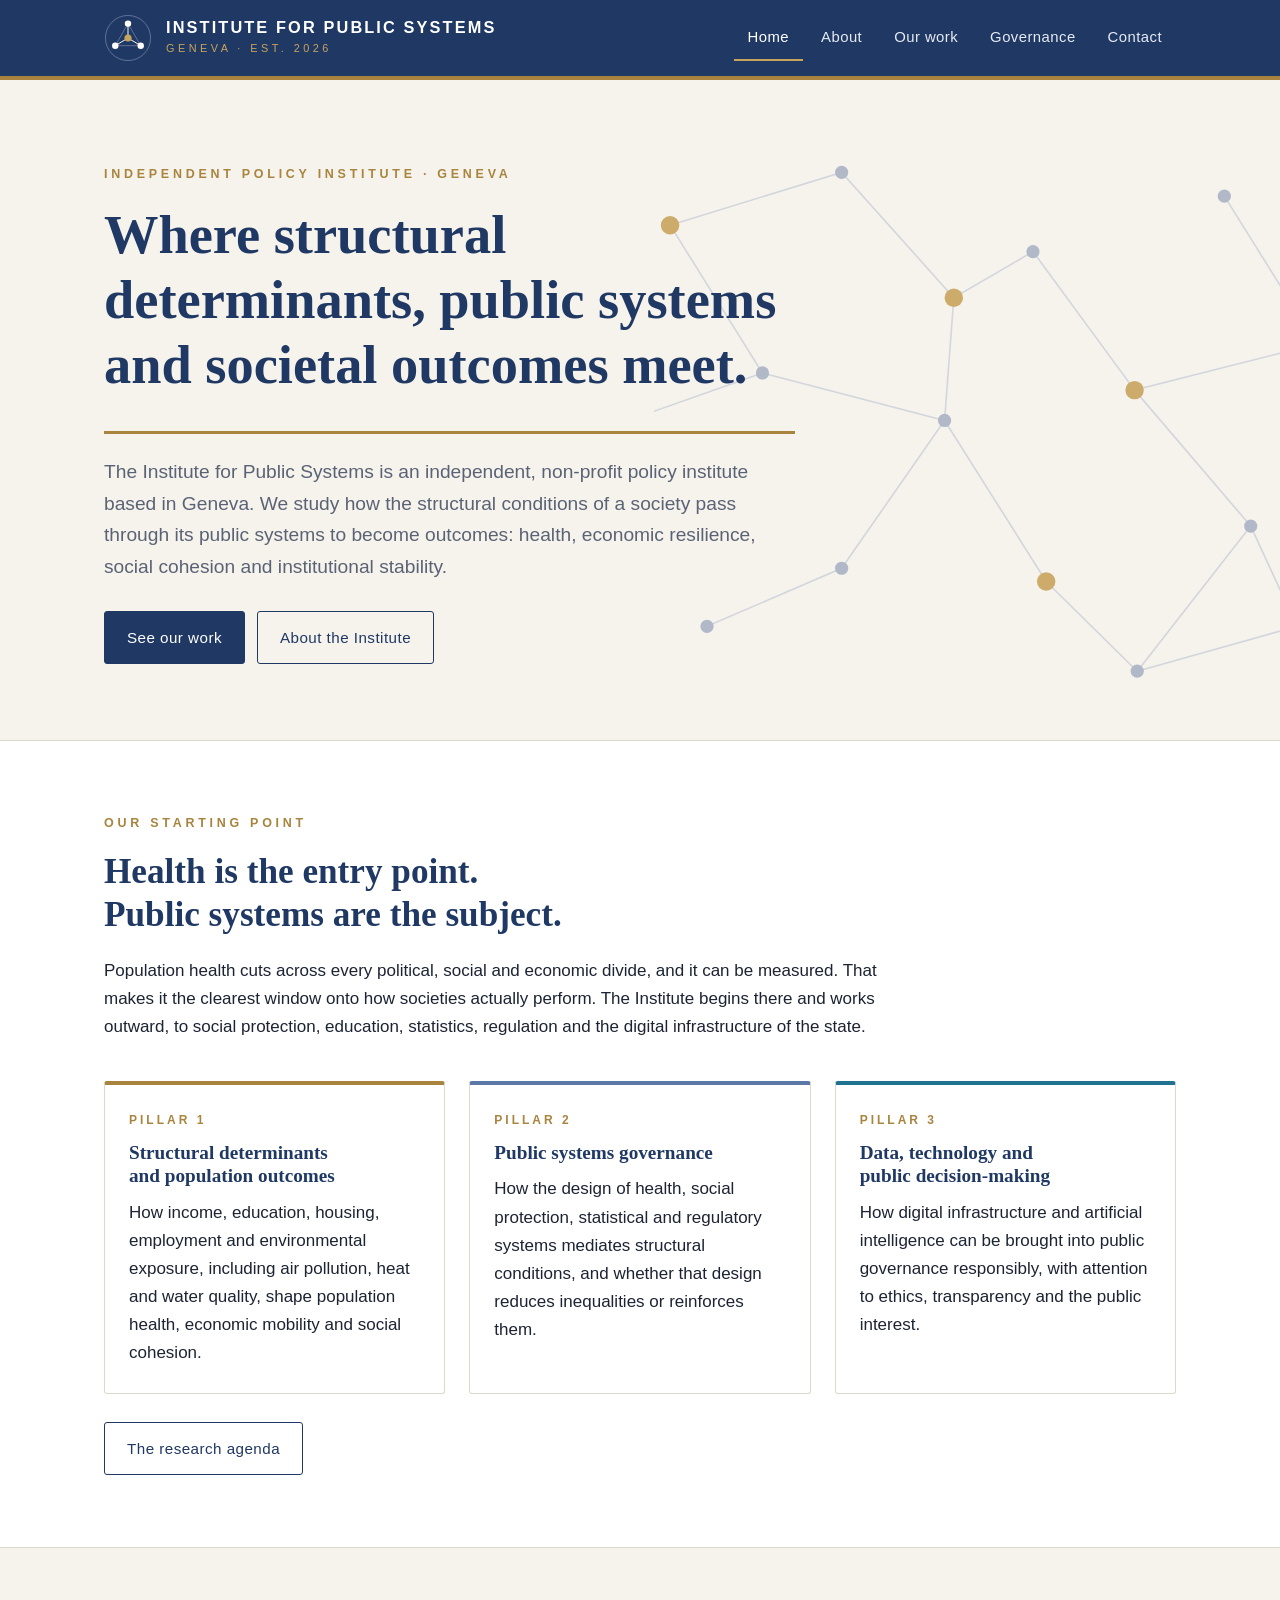
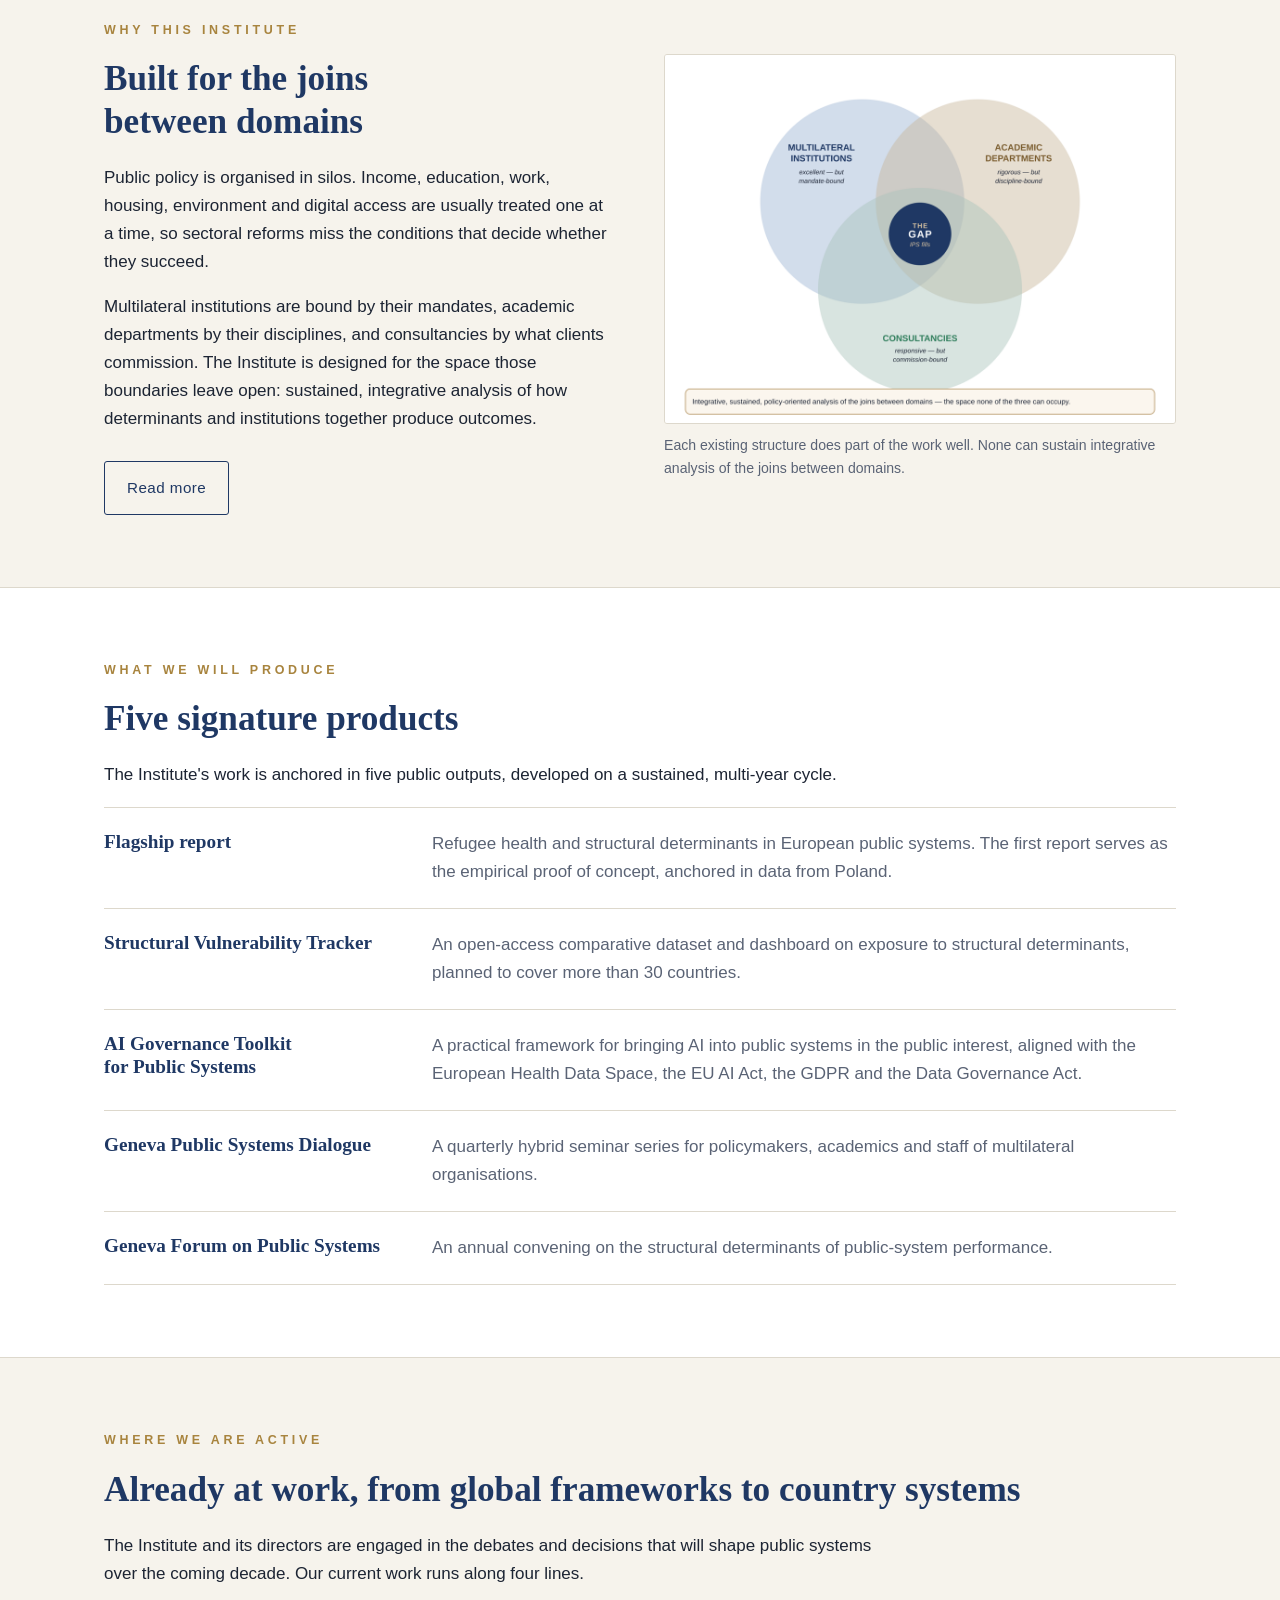
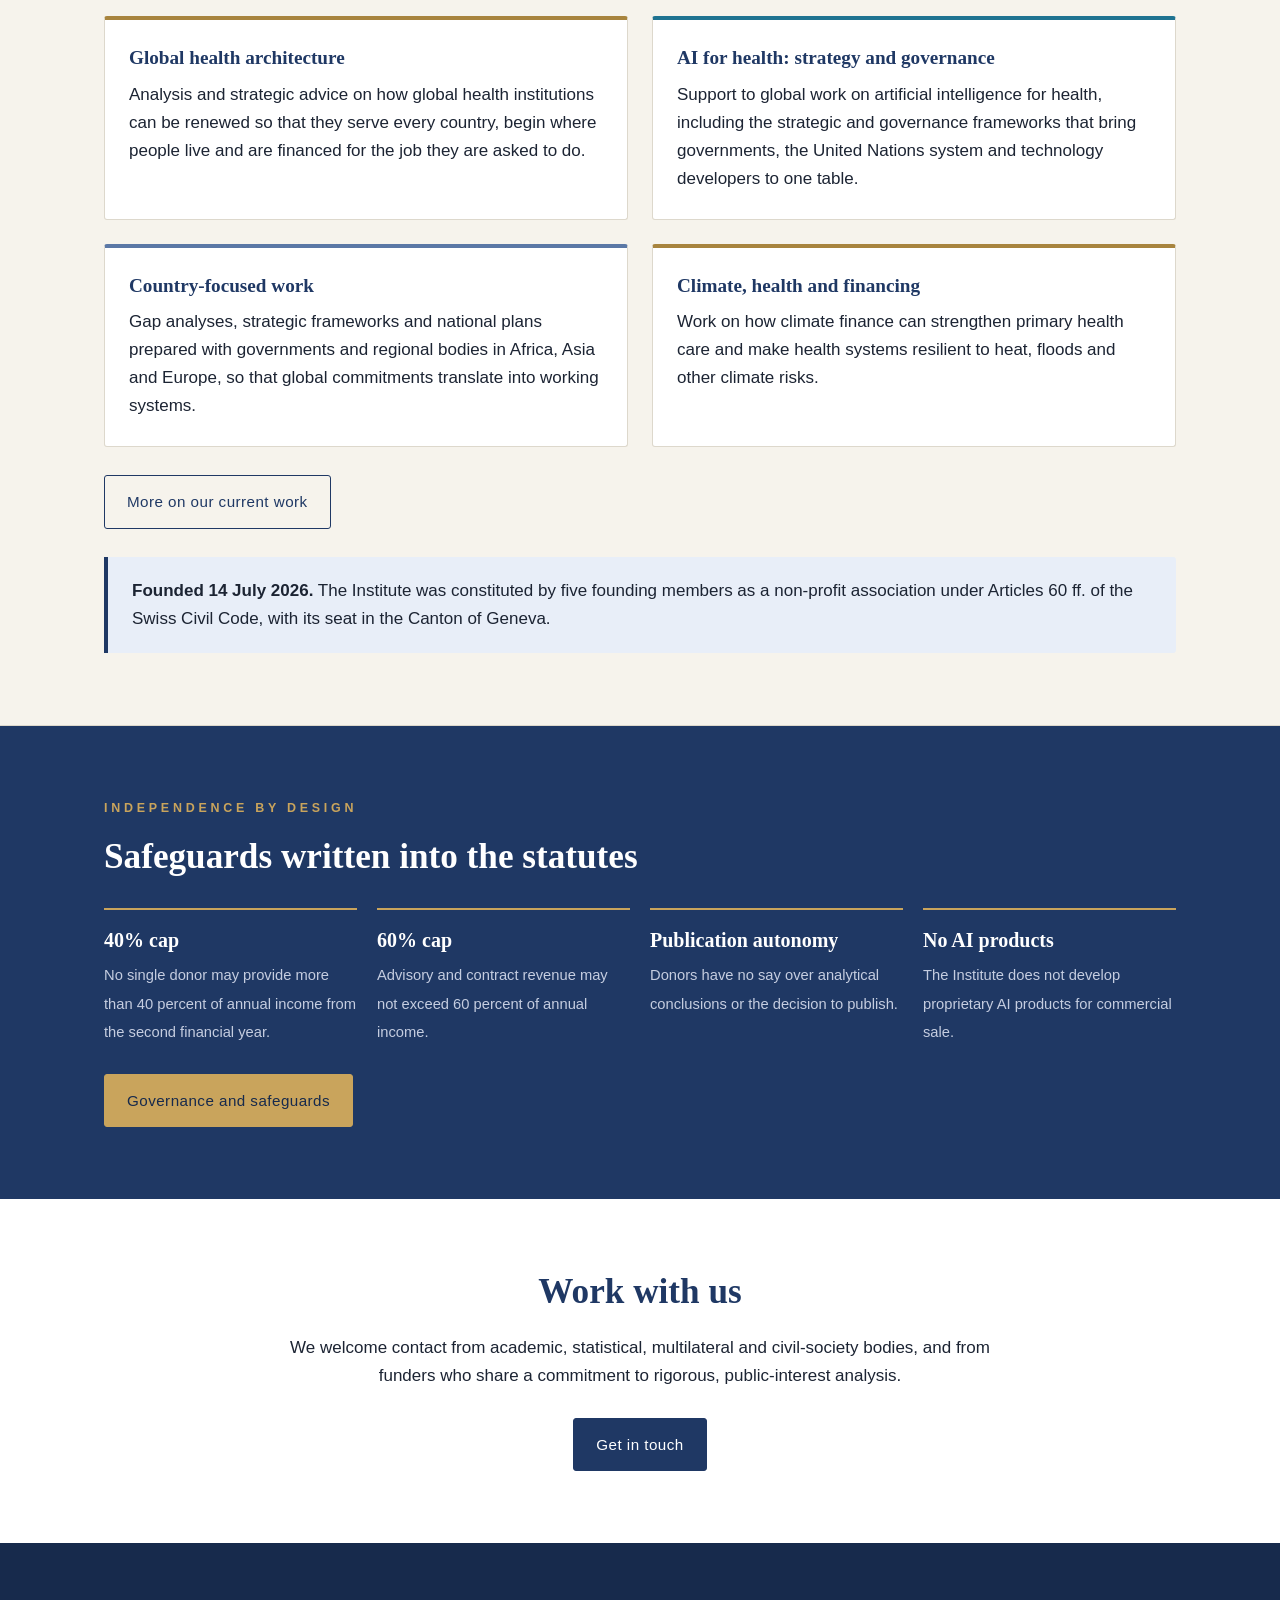
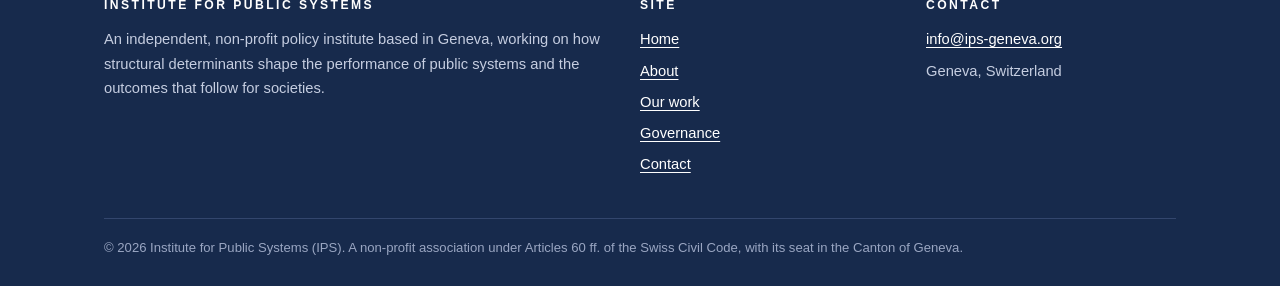
<file: index.html>
<!doctype html>
<html lang="en">
<head>
<meta charset="utf-8">
<meta name="viewport" content="width=device-width, initial-scale=1">
<title>Institute for Public Systems (IPS) · Geneva</title>
<meta name="description" content="The Institute for Public Systems is an independent, Geneva-based policy institute on the structural determinants of public-system performance and societal outcomes.">
<meta property="og:title" content="Institute for Public Systems (IPS) · Geneva">
<meta property="og:description" content="The Institute for Public Systems is an independent, Geneva-based policy institute on the structural determinants of public-system performance and societal outcomes.">
<meta property="og:type" content="website">
<meta property="og:url" content="https://www.ips-geneva.org/">
<link rel="canonical" href="https://www.ips-geneva.org/">
<link rel="icon" href="assets/favicon.svg" type="image/svg+xml">
<link rel="stylesheet" href="assets/style.css">
</head>
<body>
<a class="skip" href="#main">Skip to content</a>
<header class="site"><div class="wrap bar">
<a class="brand" href="index.html" aria-label="Institute for Public Systems, home"><svg viewBox="0 0 100 100" aria-hidden="true"><circle cx="50" cy="50" r="47" fill="none" stroke="#8f9bb8" stroke-width="1.2"/><path d="M50 20 L23.5 66 L76.5 66 Z" fill="none" stroke="#8f9bb8" stroke-width="1.2"/><path d="M50 50 L50 20 M50 50 L23.5 66 M50 50 L76.5 66" stroke="#ffffff" stroke-width="2"/><circle cx="50" cy="20" r="5.2" fill="#ffffff" stroke="#ffffff" stroke-width="3"/><circle cx="23.5" cy="66" r="5.2" fill="#ffffff" stroke="#ffffff" stroke-width="3"/><circle cx="76.5" cy="66" r="5.2" fill="#ffffff" stroke="#ffffff" stroke-width="3"/><circle cx="50" cy="50" r="7.5" fill="#c9a45c"/></svg><div><b>Institute for Public Systems</b><span>Geneva · Est. 2026</span></div></a>
<button class="menu-btn" aria-expanded="false" aria-controls="nav" onclick="var n=document.getElementById('nav');var o=n.classList.toggle('open');this.setAttribute('aria-expanded',o)">Menu</button>
<nav class="main" id="nav" aria-label="Main"><ul><li><a href="index.html" aria-current="page">Home</a></li><li><a href="about.html">About</a></li><li><a href="work.html">Our work</a></li><li><a href="governance.html">Governance</a></li><li><a href="contact.html">Contact</a></li></ul></nav>
</div></header>
<main id="main">
<div class="hero"><svg class="net" viewBox="0 0 600 500" preserveAspectRatio="xMidYMid slice" aria-hidden="true"><g stroke="#cfd3dc" stroke-width="1.2" fill="none"><path d="M60 110 L190 70 L275 165 L335 130 L412 235 L550 200 L480 88"/><path d="M60 110 L130 222 L28 258"/><path d="M130 222 L268 258 L275 165"/><path d="M268 258 L190 370 L88 414"/><path d="M268 258 L345 380 L414 448 L500 338 L412 235"/><path d="M414 448 L535 414 L500 338"/></g><g fill="#aab2c5"><circle cx="190" cy="70" r="5"/><circle cx="335" cy="130" r="5"/><circle cx="130" cy="222" r="5"/><circle cx="28" cy="258" r="5"/><circle cx="268" cy="258" r="5"/><circle cx="550" cy="200" r="5"/><circle cx="480" cy="88" r="5"/><circle cx="190" cy="370" r="5"/><circle cx="88" cy="414" r="5"/><circle cx="414" cy="448" r="5"/><circle cx="500" cy="338" r="5"/><circle cx="535" cy="414" r="5"/></g><g fill="#c9a45c"><circle cx="60" cy="110" r="7"/><circle cx="275" cy="165" r="7"/><circle cx="412" cy="235" r="7"/><circle cx="345" cy="380" r="7"/></g></svg><div class="wrap">
<p class="eyebrow">Independent policy institute · Geneva</p>
<h1>Where structural determinants, public systems and societal outcomes meet.</h1>
<p class="lede">The Institute for Public Systems is an independent, non-profit policy institute based in Geneva. We study how the structural conditions of a society pass through its public systems to become outcomes: health, economic resilience, social cohesion and institutional stability.</p>
<div class="btns"><a class="btn" href="work.html">See our work</a><a class="btn ghost" href="about.html">About the Institute</a></div>
</div></div>

<section><div class="wrap">
<div class="narrow">
<p class="eyebrow">Our starting point</p>
<h2>Health is the entry point. Public systems are the subject.</h2>
<p>Population health cuts across every political, social and economic divide, and it can be measured. That makes it the clearest window onto how societies actually perform. The Institute begins there and works outward, to social protection, education, statistics, regulation and the digital infrastructure of the state.</p>
</div>
<div style="margin-top:40px"><div class="grid g3">
<div class="card"><div class="num">Pillar 1</div><h3>Structural determinants and population outcomes</h3><p>How income, education, housing, employment and environmental exposure, including air pollution, heat and water quality, shape population health, economic mobility and social cohesion.</p></div>
<div class="card p2"><div class="num">Pillar 2</div><h3>Public systems governance</h3><p>How the design of health, social protection, statistical and regulatory systems mediates structural conditions, and whether that design reduces inequalities or reinforces them.</p></div>
<div class="card p3"><div class="num">Pillar 3</div><h3>Data, technology and public decision-making</h3><p>How digital infrastructure and artificial intelligence can be brought into public governance responsibly, with attention to ethics, transparency and the public interest.</p></div>
</div></div>
<div class="btns"><a class="btn ghost" href="work.html">The research agenda</a></div>
</div></section>

<section class="alt"><div class="wrap split">
<div>
<p class="eyebrow">Why this Institute</p>
<h2>Built for the joins between domains</h2>
<p>Public policy is organised in silos. Income, education, work, housing, environment and digital access are usually treated one at a time, so sectoral reforms miss the conditions that decide whether they succeed.</p>
<p>Multilateral institutions are bound by their mandates, academic departments by their disciplines, and consultancies by what clients commission. The Institute is designed for the space those boundaries leave open: sustained, integrative analysis of how determinants and institutions together produce outcomes.</p>
<div class="btns"><a class="btn ghost" href="about.html">Read more</a></div>
</div>
<figure><img src="assets/fig-gap.png" alt="Diagram of three overlapping circles, multilateral institutions, academic departments and consultancies, with the gap the Institute fills at the centre" width="1100" height="792"><figcaption>Each existing structure does part of the work well. None can sustain integrative analysis of the joins between domains.</figcaption></figure>
</div></section>

<section><div class="wrap">
<p class="eyebrow">What we will produce</p>
<h2>Five signature products</h2>
<p class="narrow">The Institute's work is anchored in five public outputs, developed on a sustained, multi-year cycle.</p>
<div class="products"><div class="product"><h3>Flagship report</h3><p>Refugee health and structural determinants in European public systems. The first report serves as the empirical proof of concept, anchored in data from Poland.</p></div><div class="product"><h3>Structural Vulnerability Tracker</h3><p>An open-access comparative dataset and dashboard on exposure to structural determinants, planned to cover more than 30 countries.</p></div><div class="product"><h3>AI Governance Toolkit for Public Systems</h3><p>A practical framework for bringing AI into public systems in the public interest, aligned with the European Health Data Space, the EU AI Act, the GDPR and the Data Governance Act.</p></div><div class="product"><h3>Geneva Public Systems Dialogue</h3><p>A quarterly hybrid seminar series for policymakers, academics and staff of multilateral organisations.</p></div><div class="product"><h3>Geneva Forum on Public Systems</h3><p>An annual convening on the structural determinants of public-system performance.</p></div></div>
</div></section>

<section class="alt"><div class="wrap">
<p class="eyebrow">Where we are active</p>
<h2>Already at work, from global frameworks to country systems</h2>
<p class="narrow">The Institute and its directors are engaged in the debates and decisions that will shape public systems over the coming decade. Our current work runs along four lines.</p>
<div class="grid g2" style="margin-top:28px">
<div class="card"><h3>Global health architecture</h3><p>Analysis and strategic advice on how global health institutions can be renewed so that they serve every country, begin where people live and are financed for the job they are asked to do.</p></div>
<div class="card p3"><h3>AI for health: strategy and governance</h3><p>Support to global work on artificial intelligence for health, including the strategic and governance frameworks that bring governments, the United Nations system and technology developers to one table.</p></div>
<div class="card p2"><h3>Country-focused work</h3><p>Gap analyses, strategic frameworks and national plans prepared with governments and regional bodies in Africa, Asia and Europe, so that global commitments translate into working systems.</p></div>
<div class="card"><h3>Climate, health and financing</h3><p>Work on how climate finance can strengthen primary health care and make health systems resilient to heat, floods and other climate risks.</p></div>
</div>
<div class="btns"><a class="btn ghost" href="work.html#engagement">More on our current work</a></div>
<div class="note" style="margin-bottom:0"><p><strong>Founded 14 July 2026.</strong> The Institute was constituted by five founding members as a non-profit association under Articles 60 ff. of the Swiss Civil Code, with its seat in the Canton of Geneva.</p></div>
</div></section>

<section class="dark"><div class="wrap">
<p class="eyebrow">Independence by design</p>
<h2>Safeguards written into the statutes</h2>
<div class="facts" style="margin-top:30px">
<div class="fact"><b>40% cap</b><span>No single donor may provide more than 40 percent of annual income from the second financial year.</span></div>
<div class="fact"><b>60% cap</b><span>Advisory and contract revenue may not exceed 60 percent of annual income.</span></div>
<div class="fact"><b>Publication autonomy</b><span>Donors have no say over analytical conclusions or the decision to publish.</span></div>
<div class="fact"><b>No AI products</b><span>The Institute does not develop proprietary AI products for commercial sale.</span></div>
</div>
<div class="btns"><a class="btn gold" href="governance.html">Governance and safeguards</a></div>
</div></section>

<section><div class="wrap narrow" style="text-align:center">
<h2>Work with us</h2>
<p>We welcome contact from academic, statistical, multilateral and civil-society bodies, and from funders who share a commitment to rigorous, public-interest analysis.</p>
<div class="btns" style="justify-content:center"><a class="btn" href="contact.html">Get in touch</a></div>
</div></section>
</main>
<footer class="site"><div class="wrap">
<div class="fcols">
<div><h4>Institute for Public Systems</h4><p>An independent, non-profit policy institute based in Geneva, working on how structural determinants shape the performance of public systems and the outcomes that follow for societies.</p></div>
<div><h4>Site</h4><ul><li><a href="index.html">Home</a></li><li><a href="about.html">About</a></li><li><a href="work.html">Our work</a></li><li><a href="governance.html">Governance</a></li><li><a href="contact.html">Contact</a></li></ul></div>
<div><h4>Contact</h4><ul><li><a href="mailto:info@ips-geneva.org">info@ips-geneva.org</a></li><li>Geneva, Switzerland</li></ul></div>
</div>
<div class="legal">© 2026 Institute for Public Systems (IPS). A non-profit association under Articles 60 ff. of the Swiss Civil Code, with its seat in the Canton of Geneva.</div>
</div></footer>
</body>
</html>
</file>
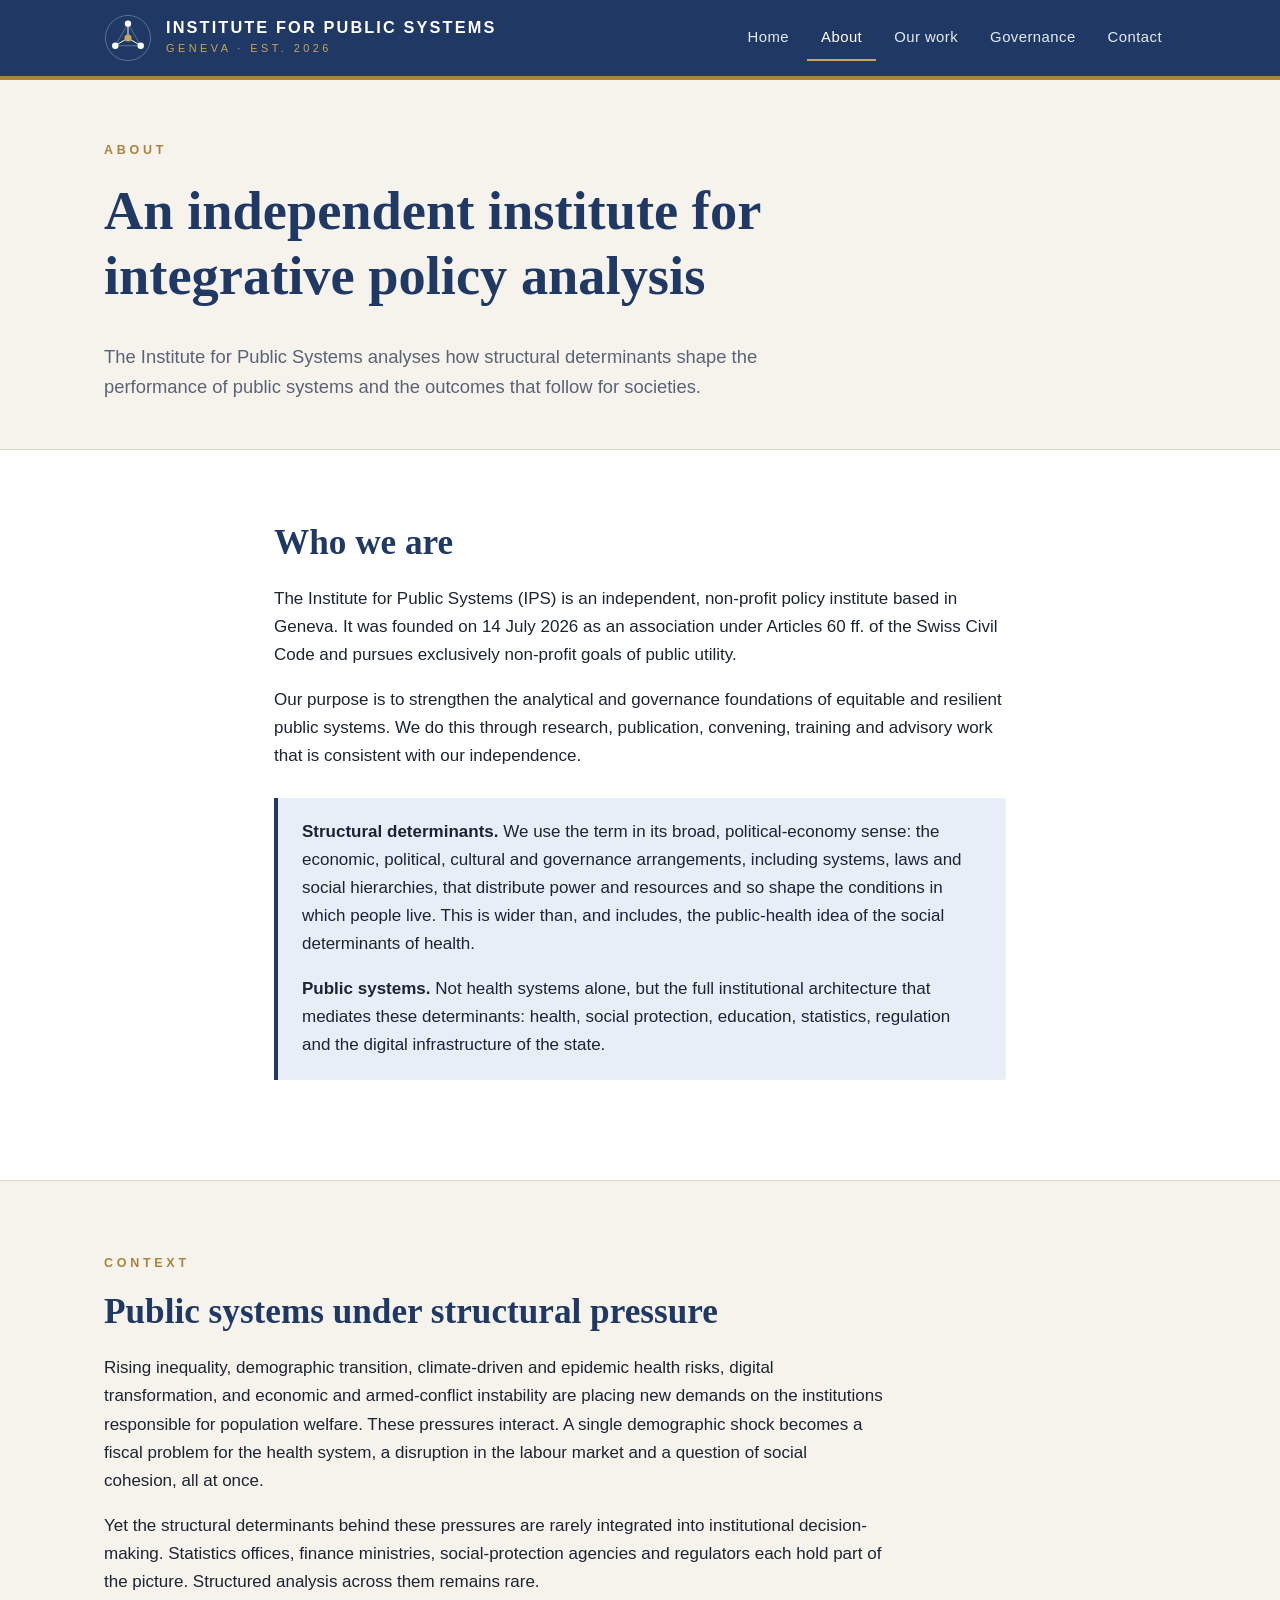
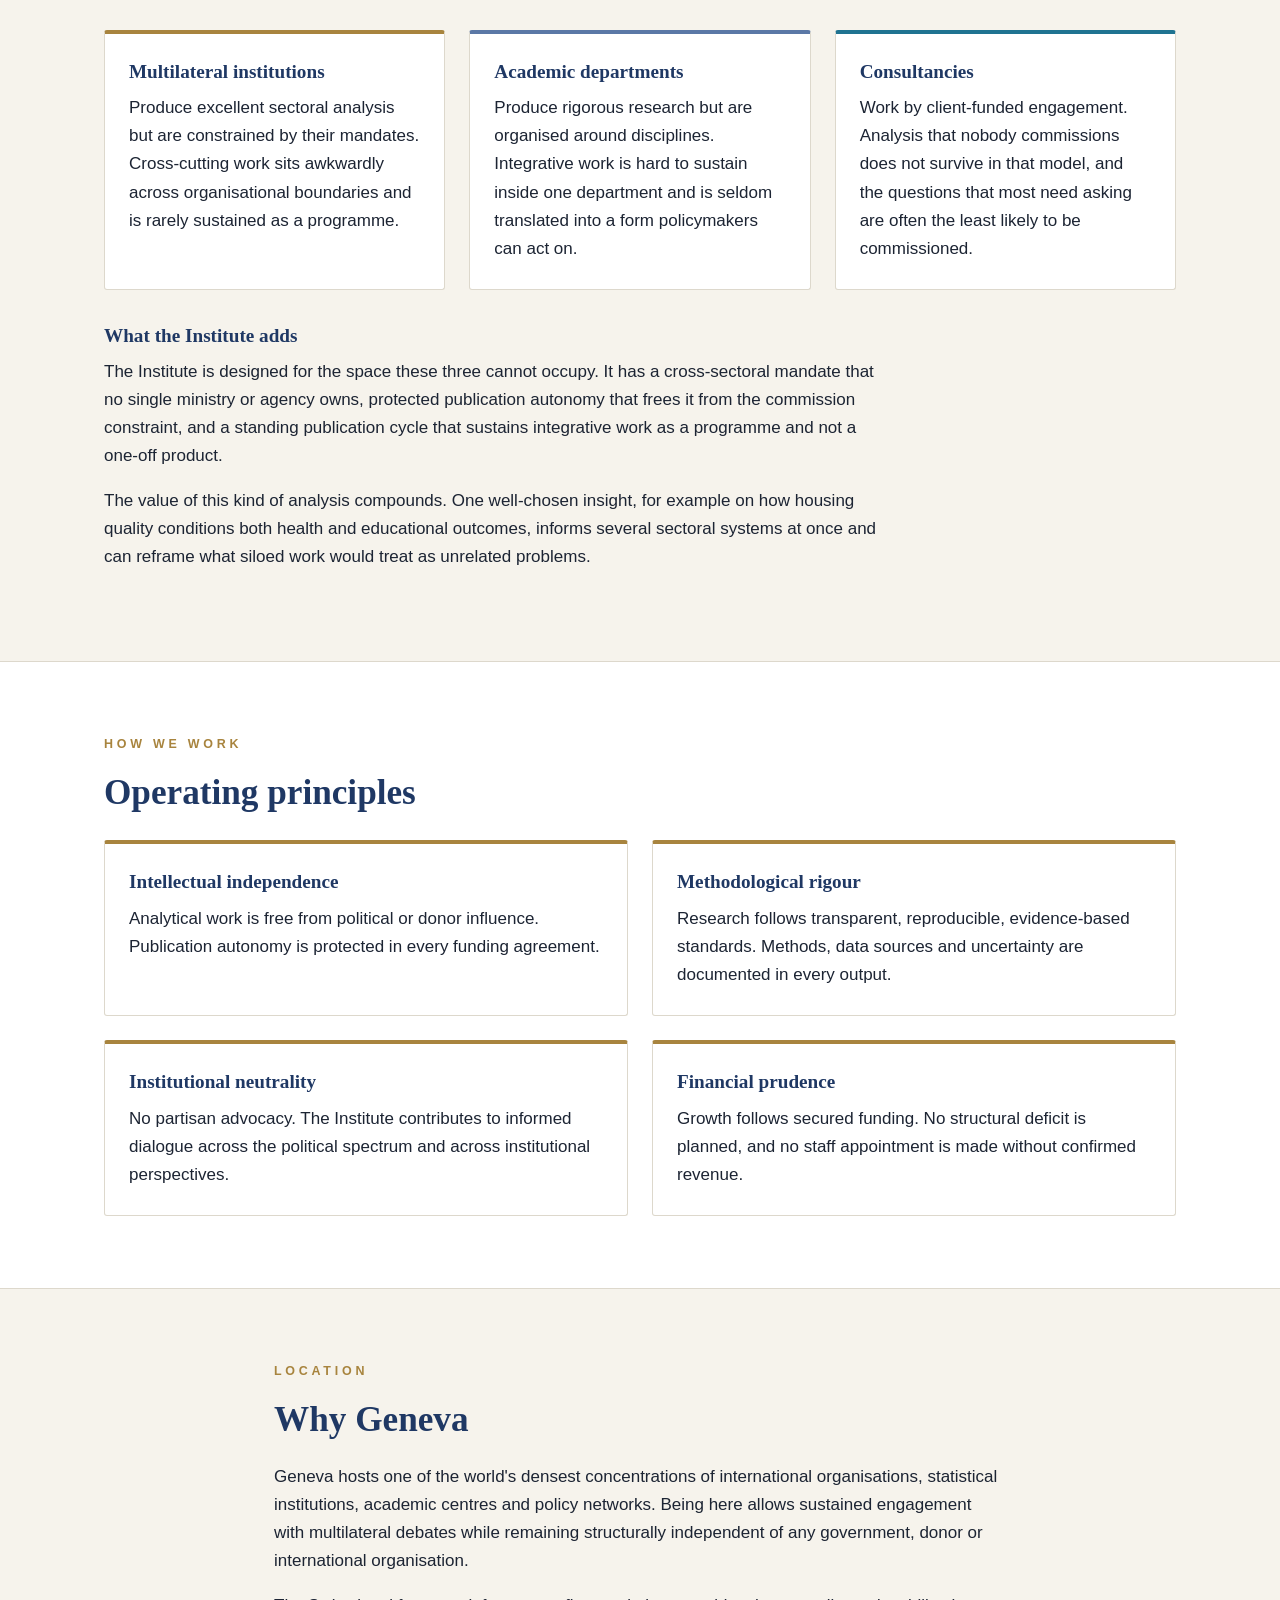
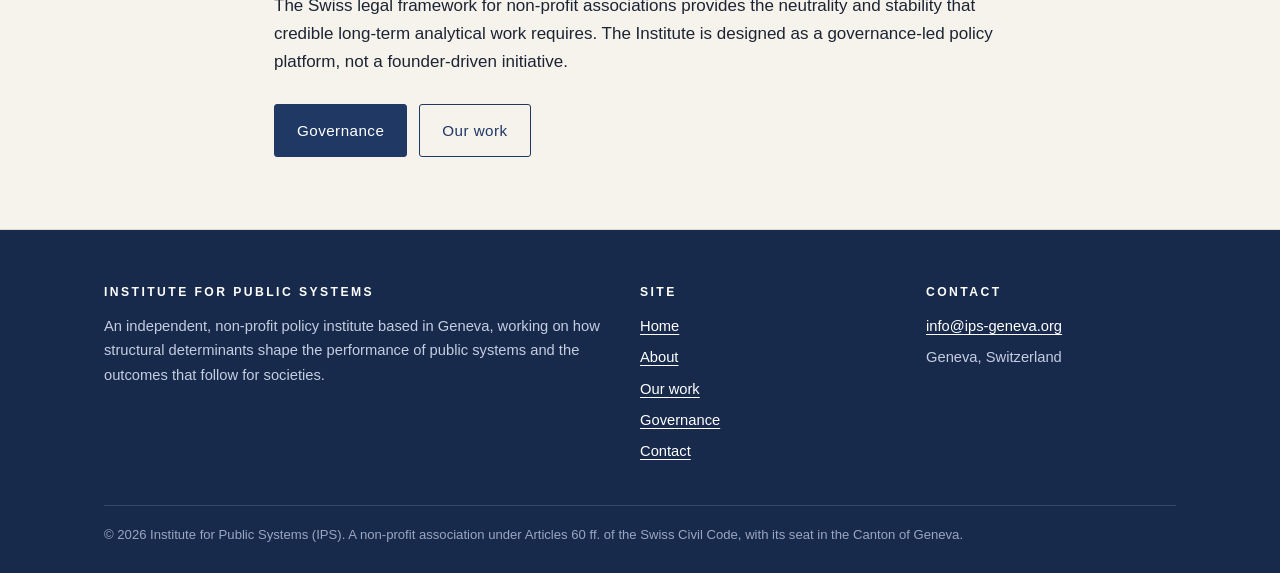
<file: about.html>
<!doctype html>
<html lang="en">
<head>
<meta charset="utf-8">
<meta name="viewport" content="width=device-width, initial-scale=1">
<title>About · Institute for Public Systems</title>
<meta name="description" content="Who we are, the analytical gap the Institute fills, our operating principles and why we are based in Geneva.">
<meta property="og:title" content="About · Institute for Public Systems">
<meta property="og:description" content="Who we are, the analytical gap the Institute fills, our operating principles and why we are based in Geneva.">
<meta property="og:type" content="website">
<meta property="og:url" content="https://www.ips-geneva.org/about.html">
<link rel="canonical" href="https://www.ips-geneva.org/about.html">
<link rel="icon" href="assets/favicon.svg" type="image/svg+xml">
<link rel="stylesheet" href="assets/style.css">
</head>
<body>
<a class="skip" href="#main">Skip to content</a>
<header class="site"><div class="wrap bar">
<a class="brand" href="index.html" aria-label="Institute for Public Systems, home"><svg viewBox="0 0 100 100" aria-hidden="true"><circle cx="50" cy="50" r="47" fill="none" stroke="#8f9bb8" stroke-width="1.2"/><path d="M50 20 L23.5 66 L76.5 66 Z" fill="none" stroke="#8f9bb8" stroke-width="1.2"/><path d="M50 50 L50 20 M50 50 L23.5 66 M50 50 L76.5 66" stroke="#ffffff" stroke-width="2"/><circle cx="50" cy="20" r="5.2" fill="#ffffff" stroke="#ffffff" stroke-width="3"/><circle cx="23.5" cy="66" r="5.2" fill="#ffffff" stroke="#ffffff" stroke-width="3"/><circle cx="76.5" cy="66" r="5.2" fill="#ffffff" stroke="#ffffff" stroke-width="3"/><circle cx="50" cy="50" r="7.5" fill="#c9a45c"/></svg><div><b>Institute for Public Systems</b><span>Geneva · Est. 2026</span></div></a>
<button class="menu-btn" aria-expanded="false" aria-controls="nav" onclick="var n=document.getElementById('nav');var o=n.classList.toggle('open');this.setAttribute('aria-expanded',o)">Menu</button>
<nav class="main" id="nav" aria-label="Main"><ul><li><a href="index.html">Home</a></li><li><a href="about.html" aria-current="page">About</a></li><li><a href="work.html">Our work</a></li><li><a href="governance.html">Governance</a></li><li><a href="contact.html">Contact</a></li></ul></nav>
</div></header>
<main id="main">
<div class="page-head"><div class="wrap"><p class="eyebrow">About</p><h1>An independent institute for integrative policy analysis</h1><p class="lede">The Institute for Public Systems analyses how structural determinants shape the performance of public systems and the outcomes that follow for societies.</p></div></div>

<section><div class="wrap narrow">
<h2>Who we are</h2>
<p>The Institute for Public Systems (IPS) is an independent, non-profit policy institute based in Geneva. It was founded on 14 July 2026 as an association under Articles 60 ff. of the Swiss Civil Code and pursues exclusively non-profit goals of public utility.</p>
<p>Our purpose is to strengthen the analytical and governance foundations of equitable and resilient public systems. We do this through research, publication, convening, training and advisory work that is consistent with our independence.</p>
<div class="note"><p><strong>Structural determinants.</strong> We use the term in its broad, political-economy sense: the economic, political, cultural and governance arrangements, including systems, laws and social hierarchies, that distribute power and resources and so shape the conditions in which people live. This is wider than, and includes, the public-health idea of the social determinants of health.</p><p><strong>Public systems.</strong> Not health systems alone, but the full institutional architecture that mediates these determinants: health, social protection, education, statistics, regulation and the digital infrastructure of the state.</p></div>
</div></section>

<section class="alt"><div class="wrap">
<div class="narrow"><p class="eyebrow">Context</p><h2>Public systems under structural pressure</h2>
<p>Rising inequality, demographic transition, climate-driven and epidemic health risks, digital transformation, and economic and armed-conflict instability are placing new demands on the institutions responsible for population welfare. These pressures interact. A single demographic shock becomes a fiscal problem for the health system, a disruption in the labour market and a question of social cohesion, all at once.</p>
<p>Yet the structural determinants behind these pressures are rarely integrated into institutional decision-making. Statistics offices, finance ministries, social-protection agencies and regulators each hold part of the picture. Structured analysis across them remains rare.</p></div>
<div class="grid g3" style="margin-top:34px">
<div class="card"><h3>Multilateral institutions</h3><p>Produce excellent sectoral analysis but are constrained by their mandates. Cross-cutting work sits awkwardly across organisational boundaries and is rarely sustained as a programme.</p></div>
<div class="card p2"><h3>Academic departments</h3><p>Produce rigorous research but are organised around disciplines. Integrative work is hard to sustain inside one department and is seldom translated into a form policymakers can act on.</p></div>
<div class="card p3"><h3>Consultancies</h3><p>Work by client-funded engagement. Analysis that nobody commissions does not survive in that model, and the questions that most need asking are often the least likely to be commissioned.</p></div>
</div>
<div class="narrow" style="margin-top:34px">
<h3>What the Institute adds</h3>
<p>The Institute is designed for the space these three cannot occupy. It has a cross-sectoral mandate that no single ministry or agency owns, protected publication autonomy that frees it from the commission constraint, and a standing publication cycle that sustains integrative work as a programme and not a one-off product.</p>
<p>The value of this kind of analysis compounds. One well-chosen insight, for example on how housing quality conditions both health and educational outcomes, informs several sectoral systems at once and can reframe what siloed work would treat as unrelated problems.</p></div>
</div></section>

<section><div class="wrap">
<p class="eyebrow">How we work</p><h2>Operating principles</h2>
<div class="grid g2" style="margin-top:26px">
<div class="card"><h3>Intellectual independence</h3><p>Analytical work is free from political or donor influence. Publication autonomy is protected in every funding agreement.</p></div>
<div class="card"><h3>Methodological rigour</h3><p>Research follows transparent, reproducible, evidence-based standards. Methods, data sources and uncertainty are documented in every output.</p></div>
<div class="card"><h3>Institutional neutrality</h3><p>No partisan advocacy. The Institute contributes to informed dialogue across the political spectrum and across institutional perspectives.</p></div>
<div class="card"><h3>Financial prudence</h3><p>Growth follows secured funding. No structural deficit is planned, and no staff appointment is made without confirmed revenue.</p></div>
</div></div></section>

<section class="alt"><div class="wrap narrow">
<p class="eyebrow">Location</p><h2>Why Geneva</h2>
<p>Geneva hosts one of the world's densest concentrations of international organisations, statistical institutions, academic centres and policy networks. Being here allows sustained engagement with multilateral debates while remaining structurally independent of any government, donor or international organisation.</p>
<p>The Swiss legal framework for non-profit associations provides the neutrality and stability that credible long-term analytical work requires. The Institute is designed as a governance-led policy platform, not a founder-driven initiative.</p>
<div class="btns"><a class="btn" href="governance.html">Governance</a><a class="btn ghost" href="work.html">Our work</a></div>
</div></section>
</main>
<footer class="site"><div class="wrap">
<div class="fcols">
<div><h4>Institute for Public Systems</h4><p>An independent, non-profit policy institute based in Geneva, working on how structural determinants shape the performance of public systems and the outcomes that follow for societies.</p></div>
<div><h4>Site</h4><ul><li><a href="index.html">Home</a></li><li><a href="about.html">About</a></li><li><a href="work.html">Our work</a></li><li><a href="governance.html">Governance</a></li><li><a href="contact.html">Contact</a></li></ul></div>
<div><h4>Contact</h4><ul><li><a href="mailto:info@ips-geneva.org">info@ips-geneva.org</a></li><li>Geneva, Switzerland</li></ul></div>
</div>
<div class="legal">© 2026 Institute for Public Systems (IPS). A non-profit association under Articles 60 ff. of the Swiss Civil Code, with its seat in the Canton of Geneva.</div>
</div></footer>
</body>
</html>
</file>
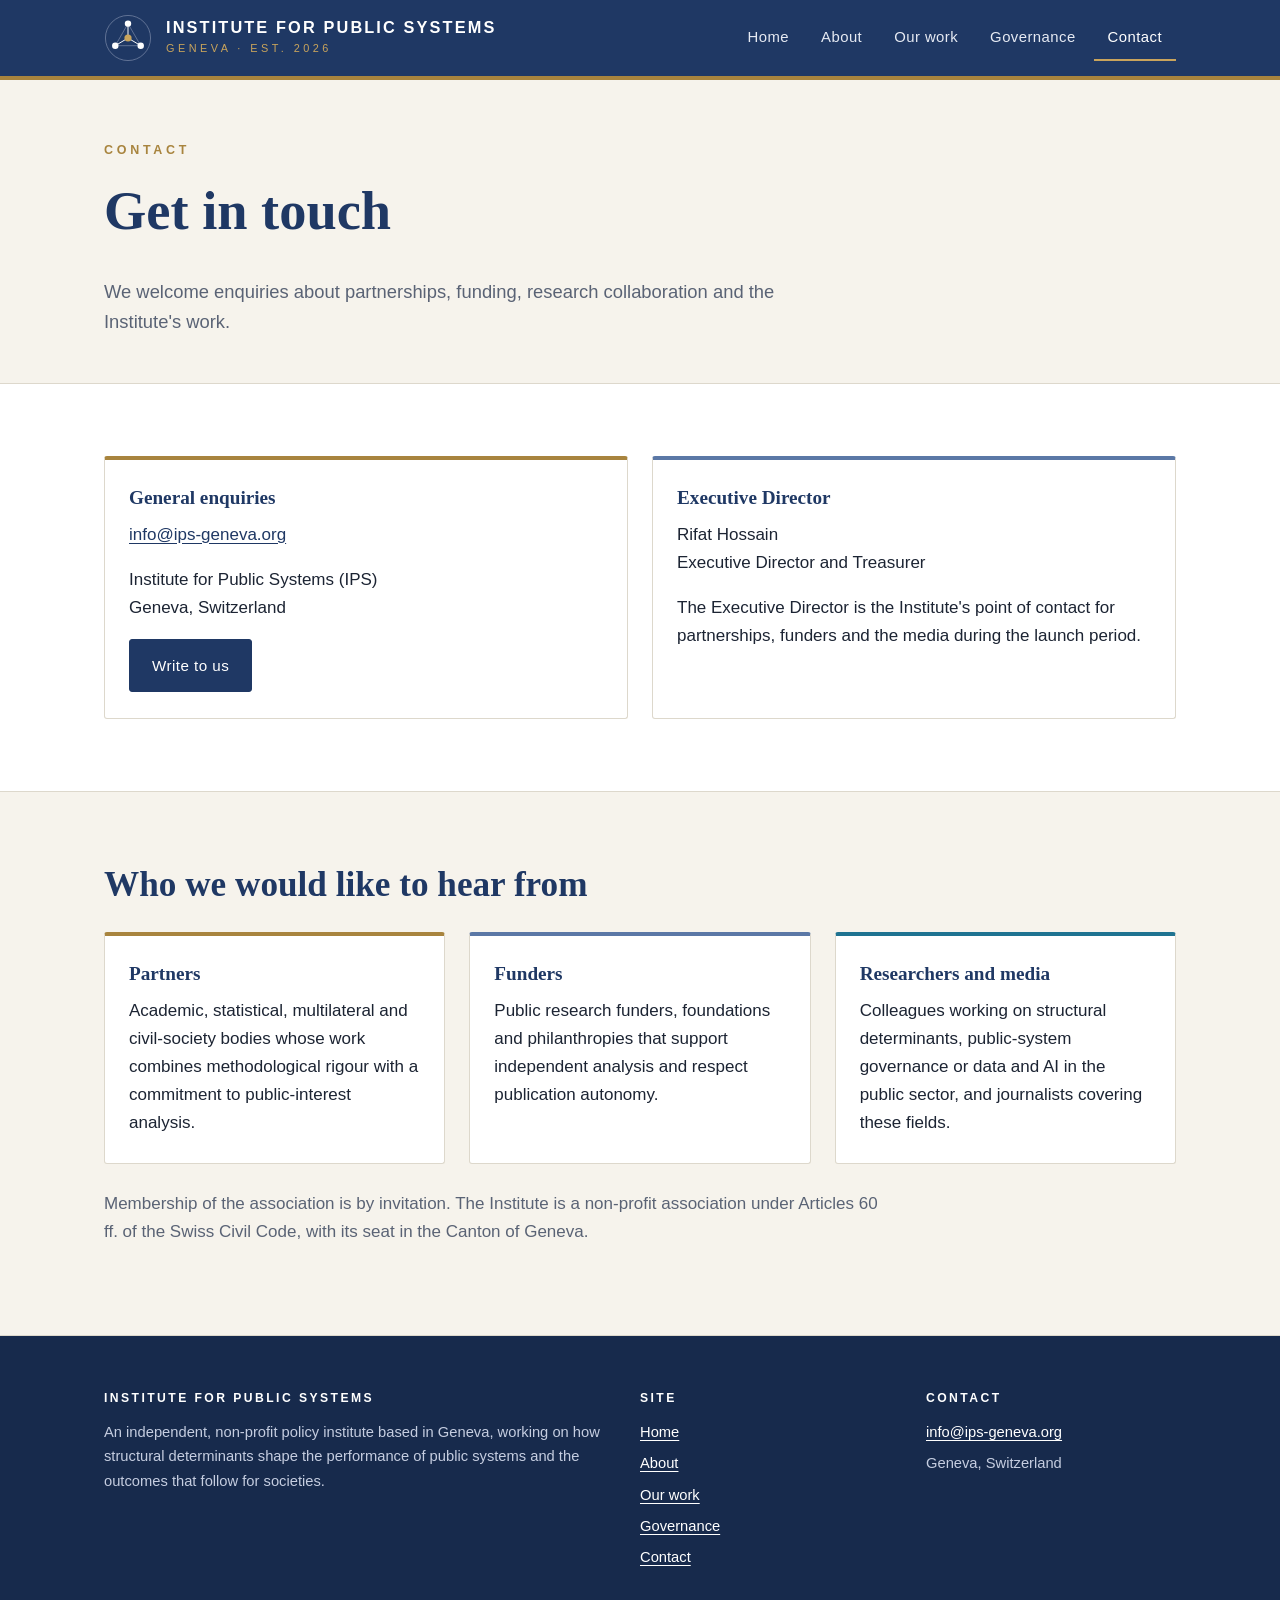
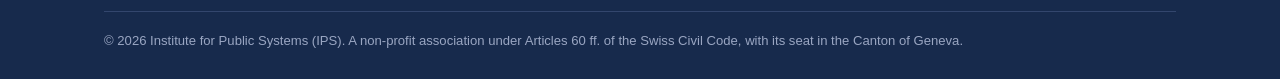
<file: contact.html>
<!doctype html>
<html lang="en">
<head>
<meta charset="utf-8">
<meta name="viewport" content="width=device-width, initial-scale=1">
<title>Contact · Institute for Public Systems</title>
<meta name="description" content="Contact the Institute for Public Systems in Geneva about partnerships, funding, research and media enquiries.">
<meta property="og:title" content="Contact · Institute for Public Systems">
<meta property="og:description" content="Contact the Institute for Public Systems in Geneva about partnerships, funding, research and media enquiries.">
<meta property="og:type" content="website">
<meta property="og:url" content="https://www.ips-geneva.org/contact.html">
<link rel="canonical" href="https://www.ips-geneva.org/contact.html">
<link rel="icon" href="assets/favicon.svg" type="image/svg+xml">
<link rel="stylesheet" href="assets/style.css">
</head>
<body>
<a class="skip" href="#main">Skip to content</a>
<header class="site"><div class="wrap bar">
<a class="brand" href="index.html" aria-label="Institute for Public Systems, home"><svg viewBox="0 0 100 100" aria-hidden="true"><circle cx="50" cy="50" r="47" fill="none" stroke="#8f9bb8" stroke-width="1.2"/><path d="M50 20 L23.5 66 L76.5 66 Z" fill="none" stroke="#8f9bb8" stroke-width="1.2"/><path d="M50 50 L50 20 M50 50 L23.5 66 M50 50 L76.5 66" stroke="#ffffff" stroke-width="2"/><circle cx="50" cy="20" r="5.2" fill="#ffffff" stroke="#ffffff" stroke-width="3"/><circle cx="23.5" cy="66" r="5.2" fill="#ffffff" stroke="#ffffff" stroke-width="3"/><circle cx="76.5" cy="66" r="5.2" fill="#ffffff" stroke="#ffffff" stroke-width="3"/><circle cx="50" cy="50" r="7.5" fill="#c9a45c"/></svg><div><b>Institute for Public Systems</b><span>Geneva · Est. 2026</span></div></a>
<button class="menu-btn" aria-expanded="false" aria-controls="nav" onclick="var n=document.getElementById('nav');var o=n.classList.toggle('open');this.setAttribute('aria-expanded',o)">Menu</button>
<nav class="main" id="nav" aria-label="Main"><ul><li><a href="index.html">Home</a></li><li><a href="about.html">About</a></li><li><a href="work.html">Our work</a></li><li><a href="governance.html">Governance</a></li><li><a href="contact.html" aria-current="page">Contact</a></li></ul></nav>
</div></header>
<main id="main">
<div class="page-head"><div class="wrap"><p class="eyebrow">Contact</p><h1>Get in touch</h1><p class="lede">We welcome enquiries about partnerships, funding, research collaboration and the Institute's work.</p></div></div>
<section><div class="wrap grid g2">
<div class="card"><h3>General enquiries</h3><p><a href="mailto:info@ips-geneva.org">info@ips-geneva.org</a></p><p>Institute for Public Systems (IPS)<br>Geneva, Switzerland</p><div class="btns" style="margin-top:8px"><a class="btn" href="mailto:info@ips-geneva.org?subject=Enquiry%20to%20the%20Institute%20for%20Public%20Systems">Write to us</a></div></div>
<div class="card p2"><h3>Executive Director</h3><p>Rifat Hossain<br>Executive Director and Treasurer</p><p>The Executive Director is the Institute's point of contact for partnerships, funders and the media during the launch period.</p></div>
</div></section>
<section class="alt"><div class="wrap">
<h2>Who we would like to hear from</h2>
<div class="grid g3" style="margin-top:26px">
<div class="card"><h3>Partners</h3><p>Academic, statistical, multilateral and civil-society bodies whose work combines methodological rigour with a commitment to public-interest analysis.</p></div>
<div class="card p2"><h3>Funders</h3><p>Public research funders, foundations and philanthropies that support independent analysis and respect publication autonomy.</p></div>
<div class="card p3"><h3>Researchers and media</h3><p>Colleagues working on structural determinants, public-system governance or data and AI in the public sector, and journalists covering these fields.</p></div>
</div>
<p class="narrow" style="margin-top:26px;color:var(--muted)">Membership of the association is by invitation. The Institute is a non-profit association under Articles 60 ff. of the Swiss Civil Code, with its seat in the Canton of Geneva.</p>
</div></section>
</main>
<footer class="site"><div class="wrap">
<div class="fcols">
<div><h4>Institute for Public Systems</h4><p>An independent, non-profit policy institute based in Geneva, working on how structural determinants shape the performance of public systems and the outcomes that follow for societies.</p></div>
<div><h4>Site</h4><ul><li><a href="index.html">Home</a></li><li><a href="about.html">About</a></li><li><a href="work.html">Our work</a></li><li><a href="governance.html">Governance</a></li><li><a href="contact.html">Contact</a></li></ul></div>
<div><h4>Contact</h4><ul><li><a href="mailto:info@ips-geneva.org">info@ips-geneva.org</a></li><li>Geneva, Switzerland</li></ul></div>
</div>
<div class="legal">© 2026 Institute for Public Systems (IPS). A non-profit association under Articles 60 ff. of the Swiss Civil Code, with its seat in the Canton of Geneva.</div>
</div></footer>
</body>
</html>
</file>
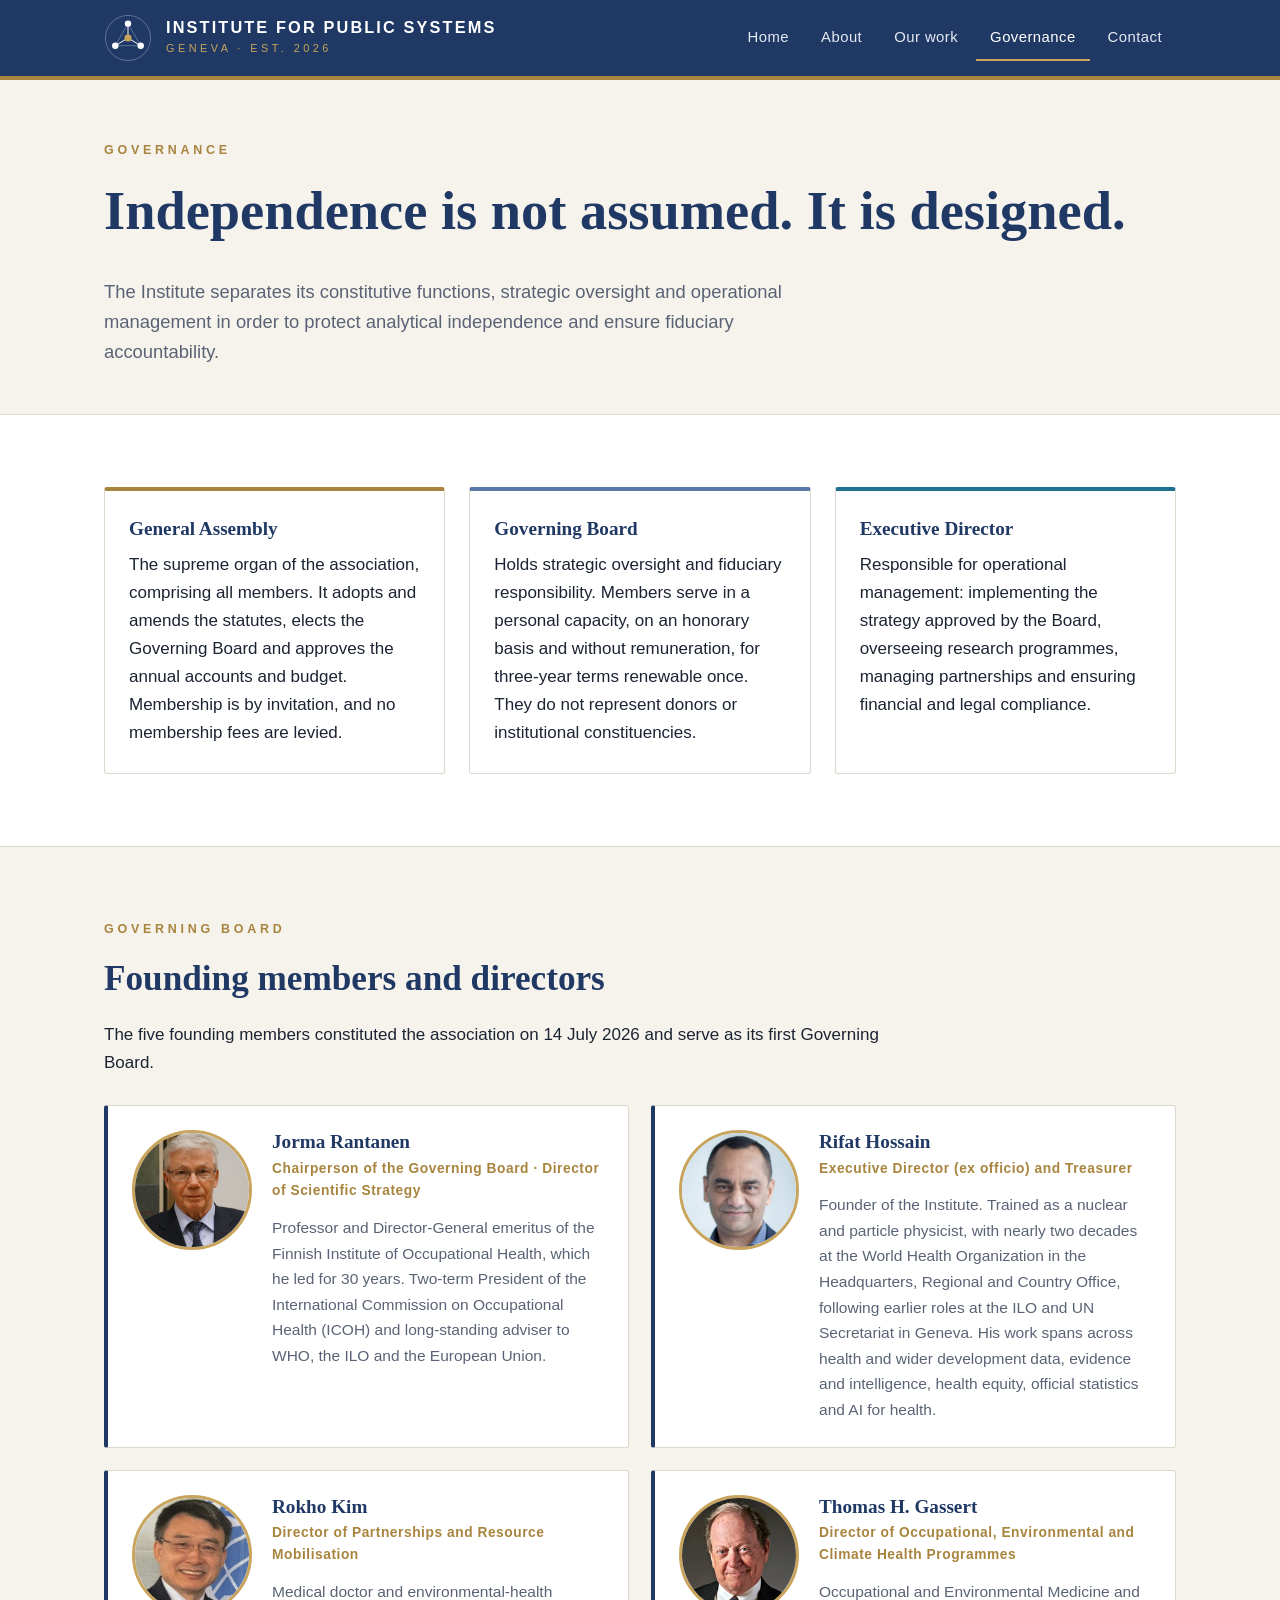
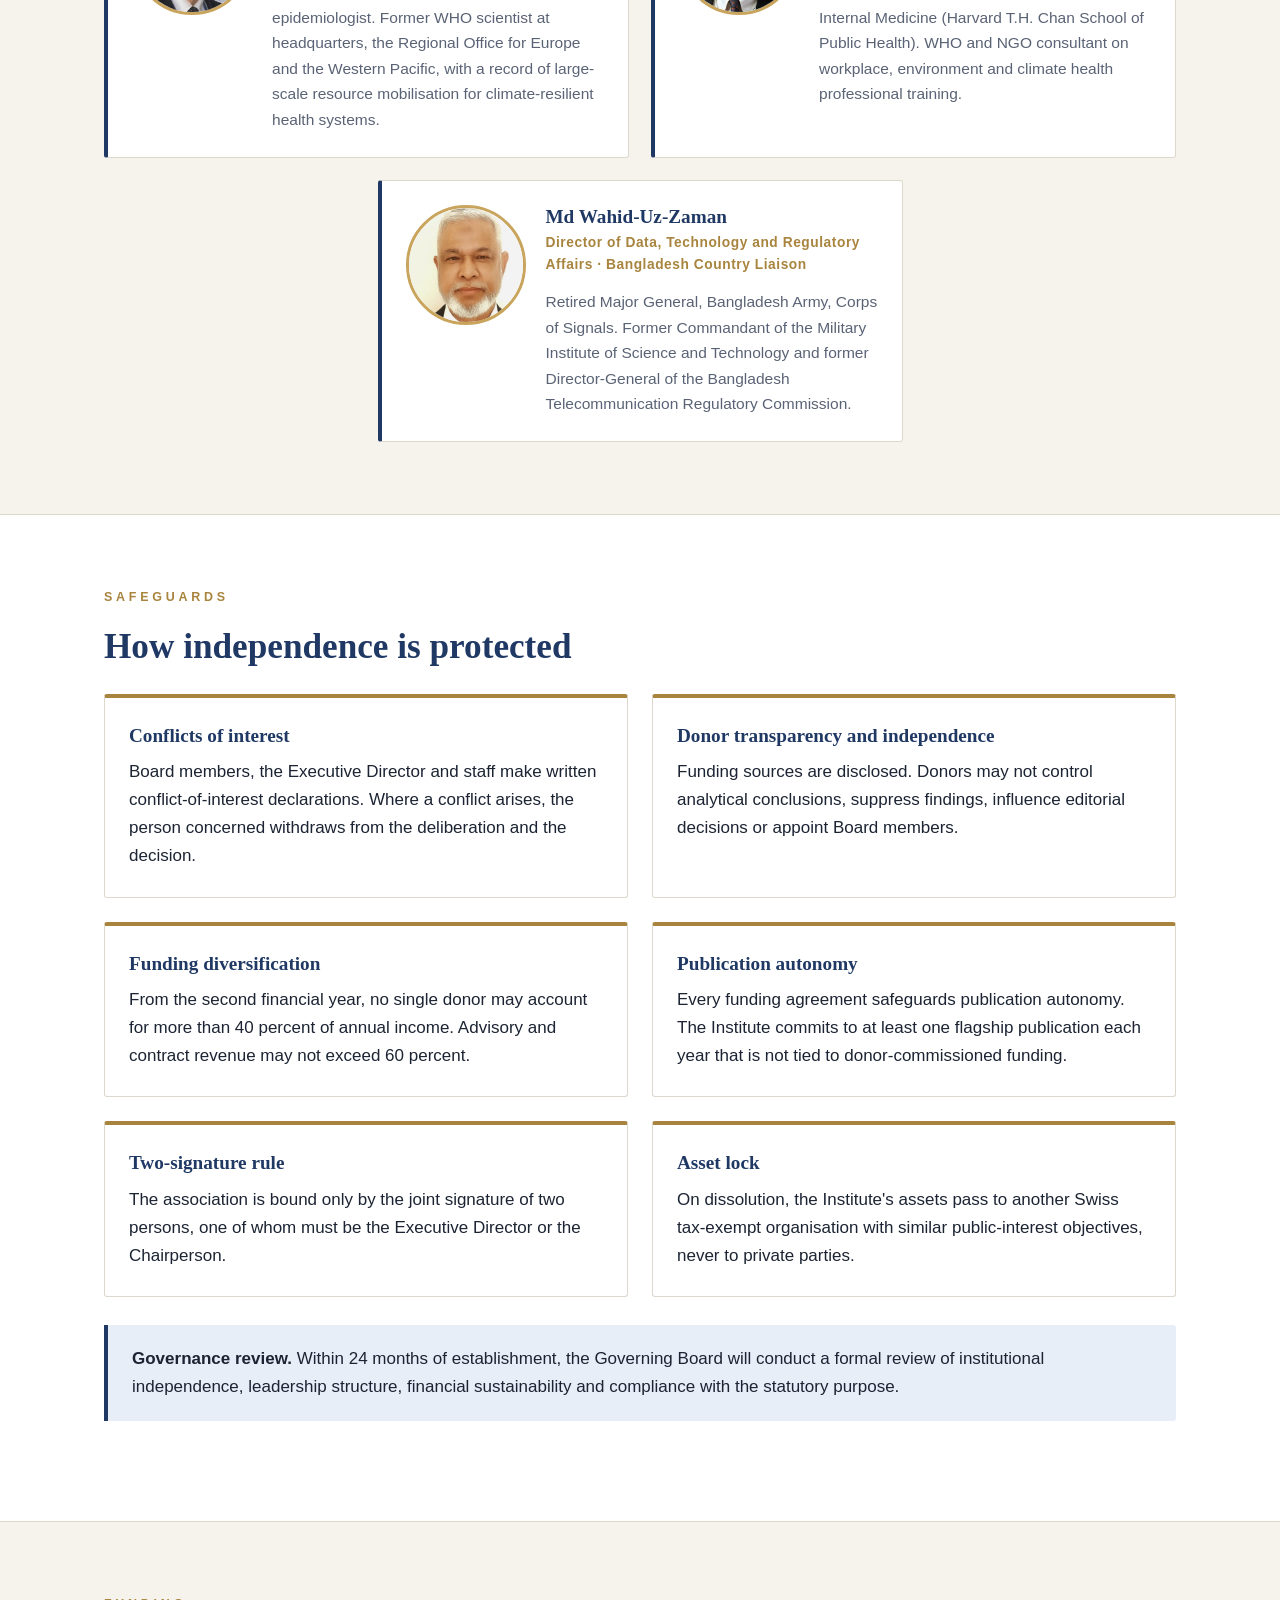
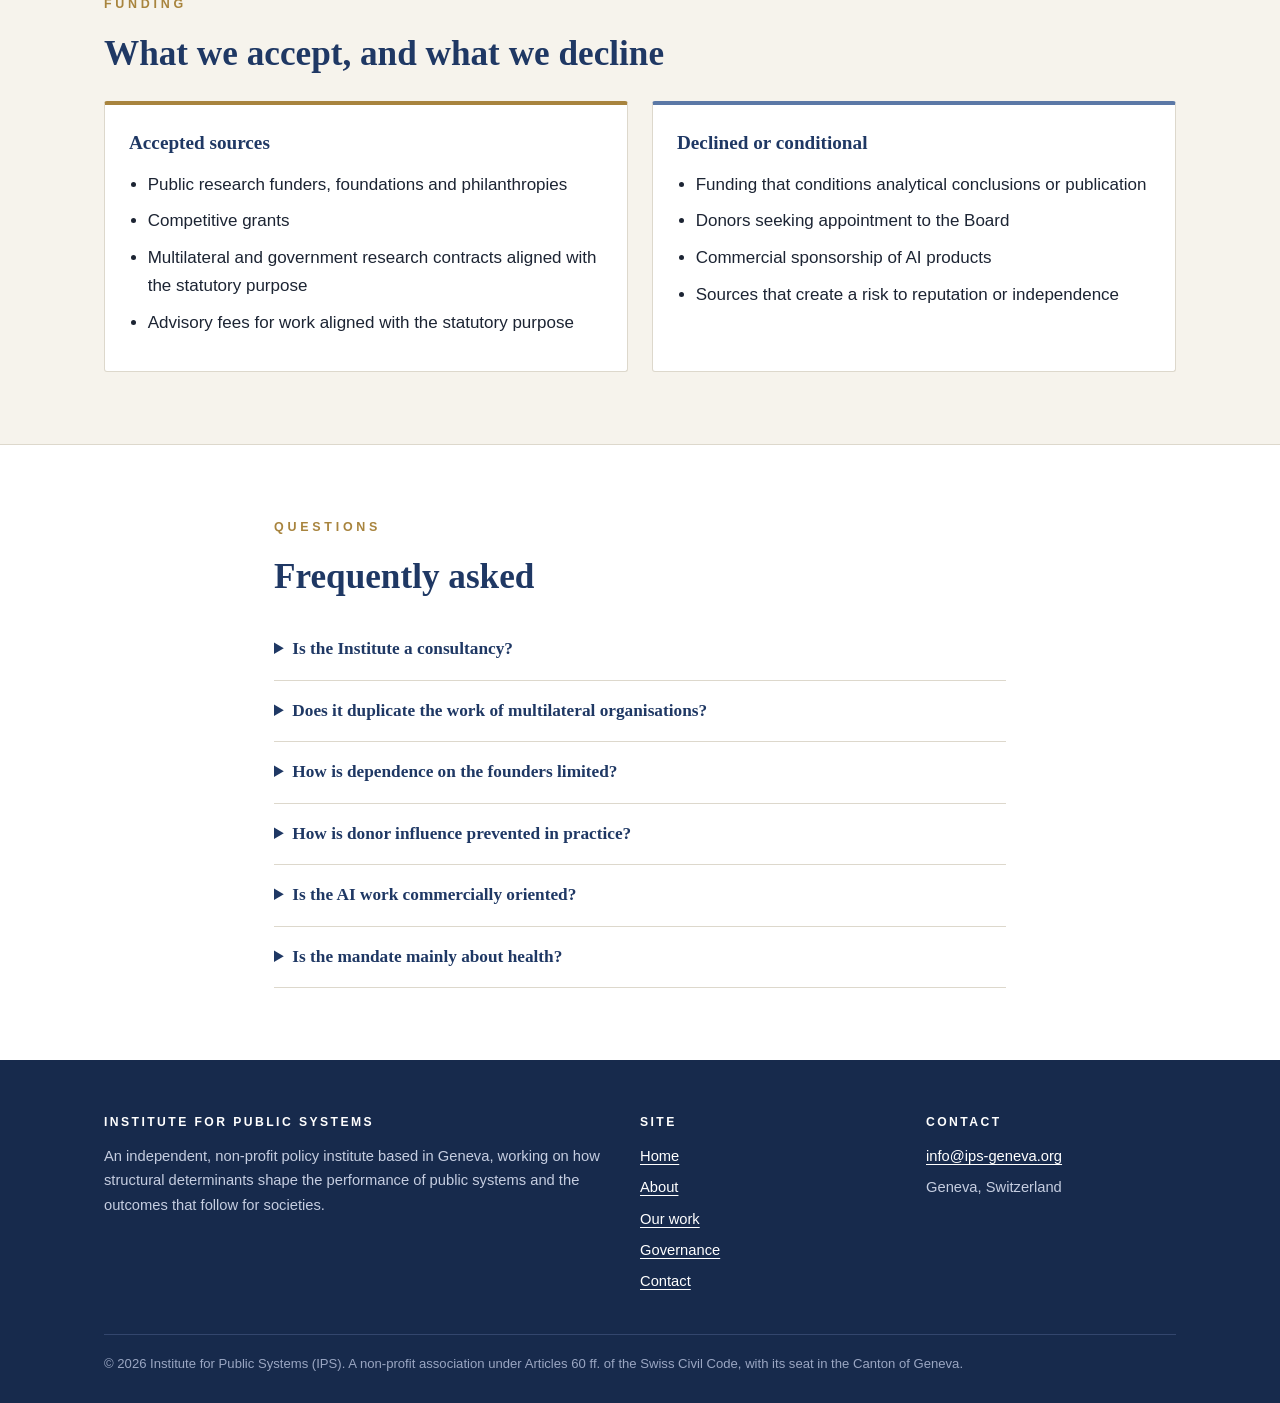
<file: governance.html>
<!doctype html>
<html lang="en">
<head>
<meta charset="utf-8">
<meta name="viewport" content="width=device-width, initial-scale=1">
<title>Governance · Institute for Public Systems</title>
<meta name="description" content="How the Institute for Public Systems is governed: the Governing Board, executive leadership and the safeguards that protect its independence.">
<meta property="og:title" content="Governance · Institute for Public Systems">
<meta property="og:description" content="How the Institute for Public Systems is governed: the Governing Board, executive leadership and the safeguards that protect its independence.">
<meta property="og:type" content="website">
<meta property="og:url" content="https://www.ips-geneva.org/governance.html">
<link rel="canonical" href="https://www.ips-geneva.org/governance.html">
<link rel="icon" href="assets/favicon.svg" type="image/svg+xml">
<link rel="stylesheet" href="assets/style.css">
<style>
.person{display:flex;gap:20px;align-items:flex-start}
.person .photo{width:120px;height:120px;border-radius:50%;object-fit:cover;flex:none;border:3px solid #c9a45c;background:#e8eef8}
.people .person:last-child:nth-child(odd){grid-column:1/-1;justify-self:center;width:calc(50% - 11px)}
@media(max-width:860px){.people .person:last-child:nth-child(odd){width:100%}}
@media(max-width:520px){.person{flex-direction:column}.person .photo{width:104px;height:104px}}
</style>
</head>
<body>
<a class="skip" href="#main">Skip to content</a>
<header class="site"><div class="wrap bar">
<a class="brand" href="index.html" aria-label="Institute for Public Systems, home"><svg viewBox="0 0 100 100" aria-hidden="true"><circle cx="50" cy="50" r="47" fill="none" stroke="#8f9bb8" stroke-width="1.2"/><path d="M50 20 L23.5 66 L76.5 66 Z" fill="none" stroke="#8f9bb8" stroke-width="1.2"/><path d="M50 50 L50 20 M50 50 L23.5 66 M50 50 L76.5 66" stroke="#ffffff" stroke-width="2"/><circle cx="50" cy="20" r="5.2" fill="#ffffff" stroke="#ffffff" stroke-width="3"/><circle cx="23.5" cy="66" r="5.2" fill="#ffffff" stroke="#ffffff" stroke-width="3"/><circle cx="76.5" cy="66" r="5.2" fill="#ffffff" stroke="#ffffff" stroke-width="3"/><circle cx="50" cy="50" r="7.5" fill="#c9a45c"/></svg><div><b>Institute for Public Systems</b><span>Geneva · Est. 2026</span></div></a>
<button class="menu-btn" aria-expanded="false" aria-controls="nav" onclick="var n=document.getElementById('nav');var o=n.classList.toggle('open');this.setAttribute('aria-expanded',o)">Menu</button>
<nav class="main" id="nav" aria-label="Main"><ul><li><a href="index.html">Home</a></li><li><a href="about.html">About</a></li><li><a href="work.html">Our work</a></li><li><a href="governance.html" aria-current="page">Governance</a></li><li><a href="contact.html">Contact</a></li></ul></nav>
</div></header>
<main id="main">
<div class="page-head"><div class="wrap"><p class="eyebrow">Governance</p><h1>Independence is not assumed. It is designed.</h1><p class="lede">The Institute separates its constitutive functions, strategic oversight and operational management in order to protect analytical independence and ensure fiduciary accountability.</p></div></div>

<section><div class="wrap">
<div class="grid g3">
<div class="card"><h3>General Assembly</h3><p>The supreme organ of the association, comprising all members. It adopts and amends the statutes, elects the Governing Board and approves the annual accounts and budget. Membership is by invitation, and no membership fees are levied.</p></div>
<div class="card p2"><h3>Governing Board</h3><p>Holds strategic oversight and fiduciary responsibility. Members serve in a personal capacity, on an honorary basis and without remuneration, for three-year terms renewable once. They do not represent donors or institutional constituencies.</p></div>
<div class="card p3"><h3>Executive Director</h3><p>Responsible for operational management: implementing the strategy approved by the Board, overseeing research programmes, managing partnerships and ensuring financial and legal compliance.</p></div>
</div>
</div></section>

<section class="alt"><div class="wrap">
<p class="eyebrow">Governing Board</p><h2>Founding members and directors</h2>
<p class="narrow">The five founding members constituted the association on 14 July 2026 and serve as its first Governing Board.</p>
<div style="margin-top:28px"><div class="people">
<div class="person"><img class="photo" src="[data-uri]" alt="Portrait of Jorma Rantanen" width="120" height="120"><div><h3>Jorma Rantanen</h3><div class="role">Chairperson of the Governing Board · Director of Scientific Strategy</div><p>Professor and Director-General emeritus of the Finnish Institute of Occupational Health, which he led for 30 years. Two-term President of the International Commission on Occupational Health (ICOH) and long-standing adviser to WHO, the ILO and the European Union.</p></div></div>
<div class="person"><img class="photo" src="[data-uri]" alt="Portrait of Rifat Hossain" width="120" height="120"><div><h3>Rifat Hossain</h3><div class="role">Executive Director (ex officio) and Treasurer</div><p>Founder of the Institute. Trained as a nuclear and particle physicist, with nearly two decades at the World Health Organization in the Headquarters, Regional and Country Office, following earlier roles at the ILO and UN Secretariat in Geneva. His work spans across health and wider development data, evidence and intelligence, health equity, official statistics and AI for health.</p></div></div>
<div class="person"><img class="photo" src="[data-uri]" alt="Portrait of Rokho Kim" width="120" height="120"><div><h3>Rokho Kim</h3><div class="role">Director of Partnerships and Resource Mobilisation</div><p>Medical doctor and environmental-health epidemiologist. Former WHO scientist at headquarters, the Regional Office for Europe and the Western Pacific, with a record of large-scale resource mobilisation for climate-resilient health systems.</p></div></div>
<div class="person"><img class="photo" src="[data-uri]" alt="Portrait of Thomas H. Gassert" width="120" height="120"><div><h3>Thomas H. Gassert</h3><div class="role">Director of Occupational, Environmental and Climate Health Programmes</div><p>Occupational and Environmental Medicine and Internal Medicine (Harvard T.H. Chan School of Public Health). WHO and NGO consultant on workplace, environment and climate health professional training.</p></div></div>
<div class="person"><img class="photo" src="[data-uri]" alt="Portrait of Md Wahid-Uz-Zaman" width="120" height="120"><div><h3>Md Wahid-Uz-Zaman</h3><div class="role">Director of Data, Technology and Regulatory Affairs · Bangladesh Country Liaison</div><p>Retired Major General, Bangladesh Army, Corps of Signals. Former Commandant of the Military Institute of Science and Technology and former Director-General of the Bangladesh Telecommunication Regulatory Commission.</p></div></div>
</div>
</div></section>

<section><div class="wrap">
<p class="eyebrow">Safeguards</p><h2>How independence is protected</h2>
<div class="grid g2" style="margin-top:26px">
<div class="card"><h3>Conflicts of interest</h3><p>Board members, the Executive Director and staff make written conflict-of-interest declarations. Where a conflict arises, the person concerned withdraws from the deliberation and the decision.</p></div>
<div class="card"><h3>Donor transparency and independence</h3><p>Funding sources are disclosed. Donors may not control analytical conclusions, suppress findings, influence editorial decisions or appoint Board members.</p></div>
<div class="card"><h3>Funding diversification</h3><p>From the second financial year, no single donor may account for more than 40 percent of annual income. Advisory and contract revenue may not exceed 60 percent.</p></div>
<div class="card"><h3>Publication autonomy</h3><p>Every funding agreement safeguards publication autonomy. The Institute commits to at least one flagship publication each year that is not tied to donor-commissioned funding.</p></div>
<div class="card"><h3>Two-signature rule</h3><p>The association is bound only by the joint signature of two persons, one of whom must be the Executive Director or the Chairperson.</p></div>
<div class="card"><h3>Asset lock</h3><p>On dissolution, the Institute's assets pass to another Swiss tax-exempt organisation with similar public-interest objectives, never to private parties.</p></div>
</div>
<div class="note"><p><strong>Governance review.</strong> Within 24 months of establishment, the Governing Board will conduct a formal review of institutional independence, leadership structure, financial sustainability and compliance with the statutory purpose.</p></div>
</div></section>

<section class="alt"><div class="wrap">
<p class="eyebrow">Funding</p><h2>What we accept, and what we decline</h2>
<div class="grid g2" style="margin-top:26px">
<div class="card"><h3>Accepted sources</h3><ul class="ticks"><li>Public research funders, foundations and philanthropies</li><li>Competitive grants</li><li>Multilateral and government research contracts aligned with the statutory purpose</li><li>Advisory fees for work aligned with the statutory purpose</li></ul></div>
<div class="card p2"><h3>Declined or conditional</h3><ul class="ticks"><li>Funding that conditions analytical conclusions or publication</li><li>Donors seeking appointment to the Board</li><li>Commercial sponsorship of AI products</li><li>Sources that create a risk to reputation or independence</li></ul></div>
</div>
</div></section>

<section><div class="wrap narrow">
<p class="eyebrow">Questions</p><h2>Frequently asked</h2>
<details><summary>Is the Institute a consultancy?</summary><p>No. Advisory work is permitted only where it serves the statutory purpose, and it is capped at 60 percent of income so that analysis remains the primary function. Publication autonomy is guaranteed in funding agreements, and the Board may decline engagements that compromise the mission.</p></details><details><summary>Does it duplicate the work of multilateral organisations?</summary><p>No. The Institute does not issue normative standards, run operational programmes or take on regulatory roles. It is a complementary analytical platform, and its relationship to multilateral institutions is one of independent analytical contribution.</p></details><details><summary>How is dependence on the founders limited?</summary><p>Governance rests with a five-member Board whose members serve in a personal capacity. The Executive Director works under Board oversight. Fixed terms, separation of roles, succession planning and a governance review within 24 months reduce concentration risk.</p></details><details><summary>How is donor influence prevented in practice?</summary><p>Funding agreements protect publication rights. No donor may dominate funding or appoint Board members. Funding sources are disclosed, and the Board may end arrangements that compromise independence.</p></details><details><summary>Is the AI work commercially oriented?</summary><p>No. The Institute does not develop proprietary AI products. Its AI work is confined to governance standards, methodological transparency and ethical integration within public systems.</p></details><details><summary>Is the mandate mainly about health?</summary><p>Health is the entry point, but the framework is structural and cross-sectoral. Education, labour, social protection, statistical governance and digital inclusion all feature substantively.</p></details>
</div></section>
</main>
<footer class="site"><div class="wrap">
<div class="fcols">
<div><h4>Institute for Public Systems</h4><p>An independent, non-profit policy institute based in Geneva, working on how structural determinants shape the performance of public systems and the outcomes that follow for societies.</p></div>
<div><h4>Site</h4><ul><li><a href="index.html">Home</a></li><li><a href="about.html">About</a></li><li><a href="work.html">Our work</a></li><li><a href="governance.html">Governance</a></li><li><a href="contact.html">Contact</a></li></ul></div>
<div><h4>Contact</h4><ul><li><a href="mailto:info@ips-geneva.org">info@ips-geneva.org</a></li><li>Geneva, Switzerland</li></ul></div>
</div>
<div class="legal">© 2026 Institute for Public Systems (IPS). A non-profit association under Articles 60 ff. of the Swiss Civil Code, with its seat in the Canton of Geneva.</div>
</div></footer>
</body>
</html>
</file>
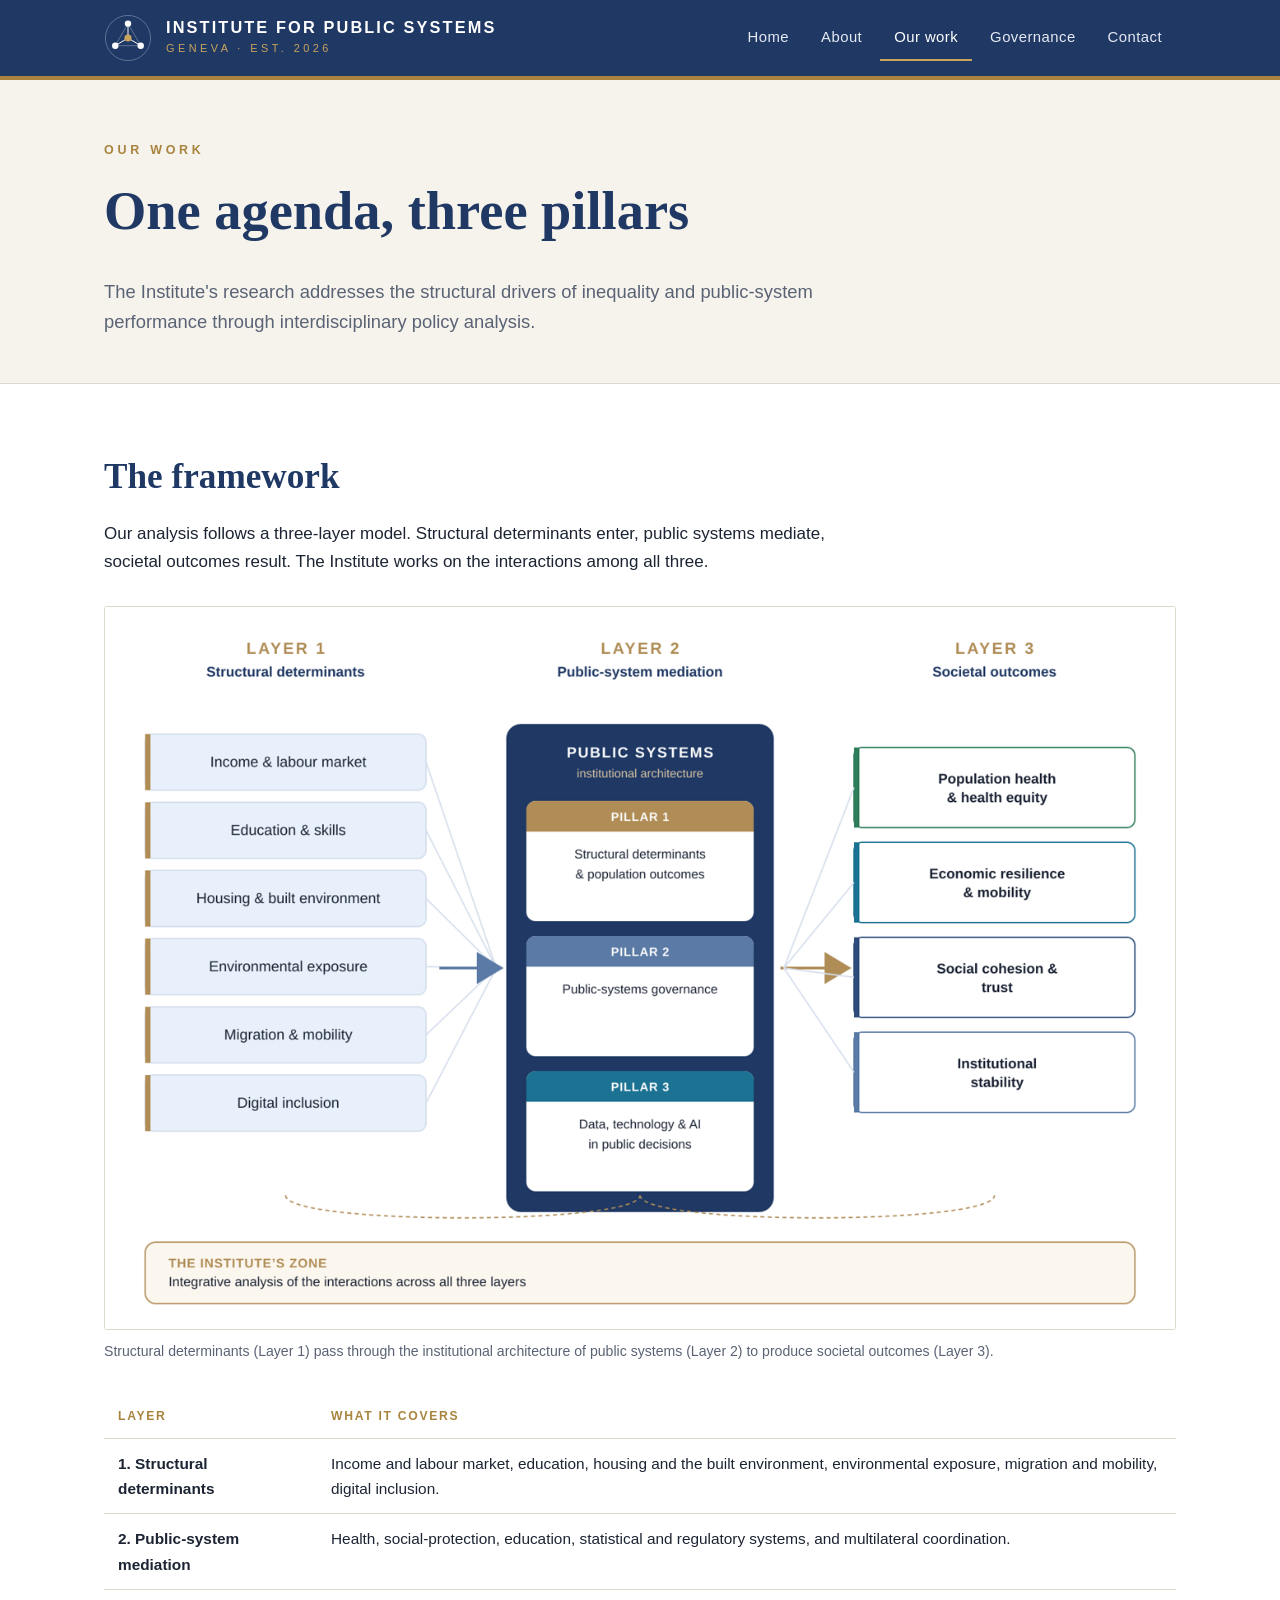
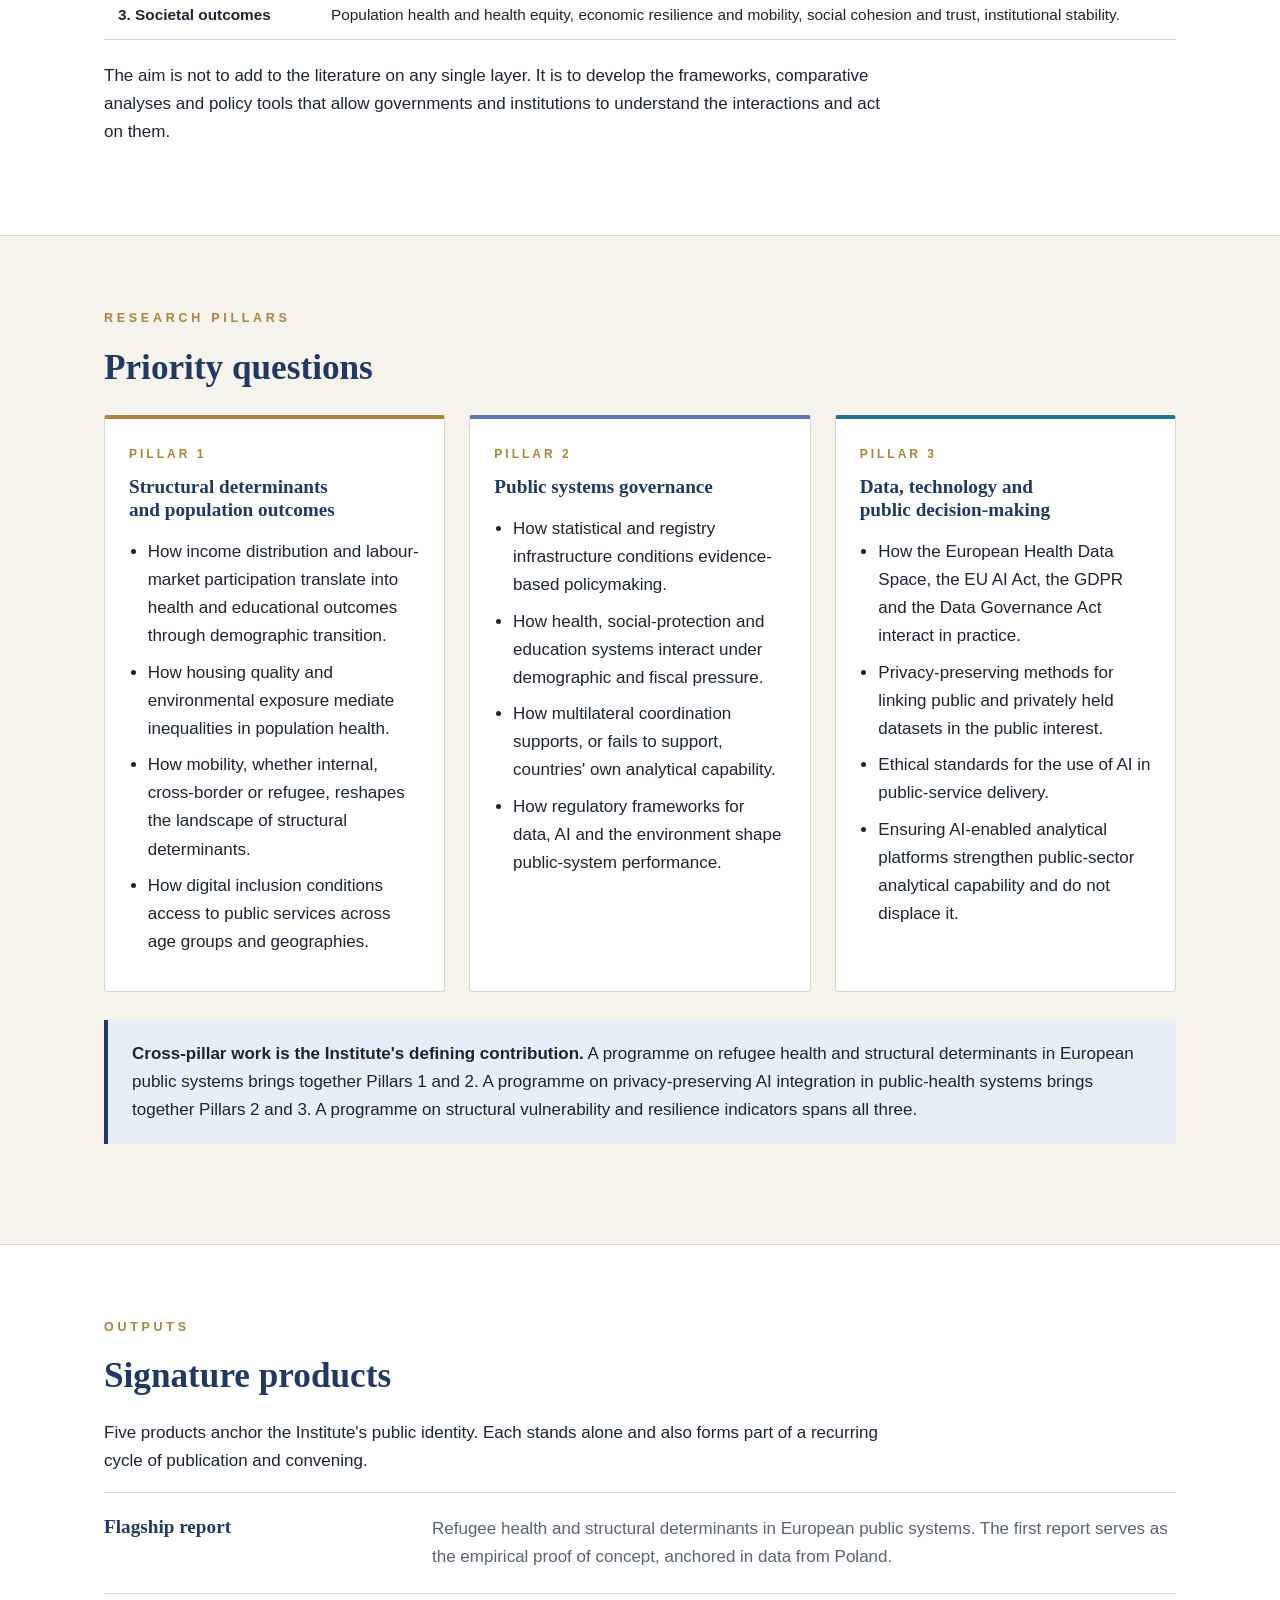
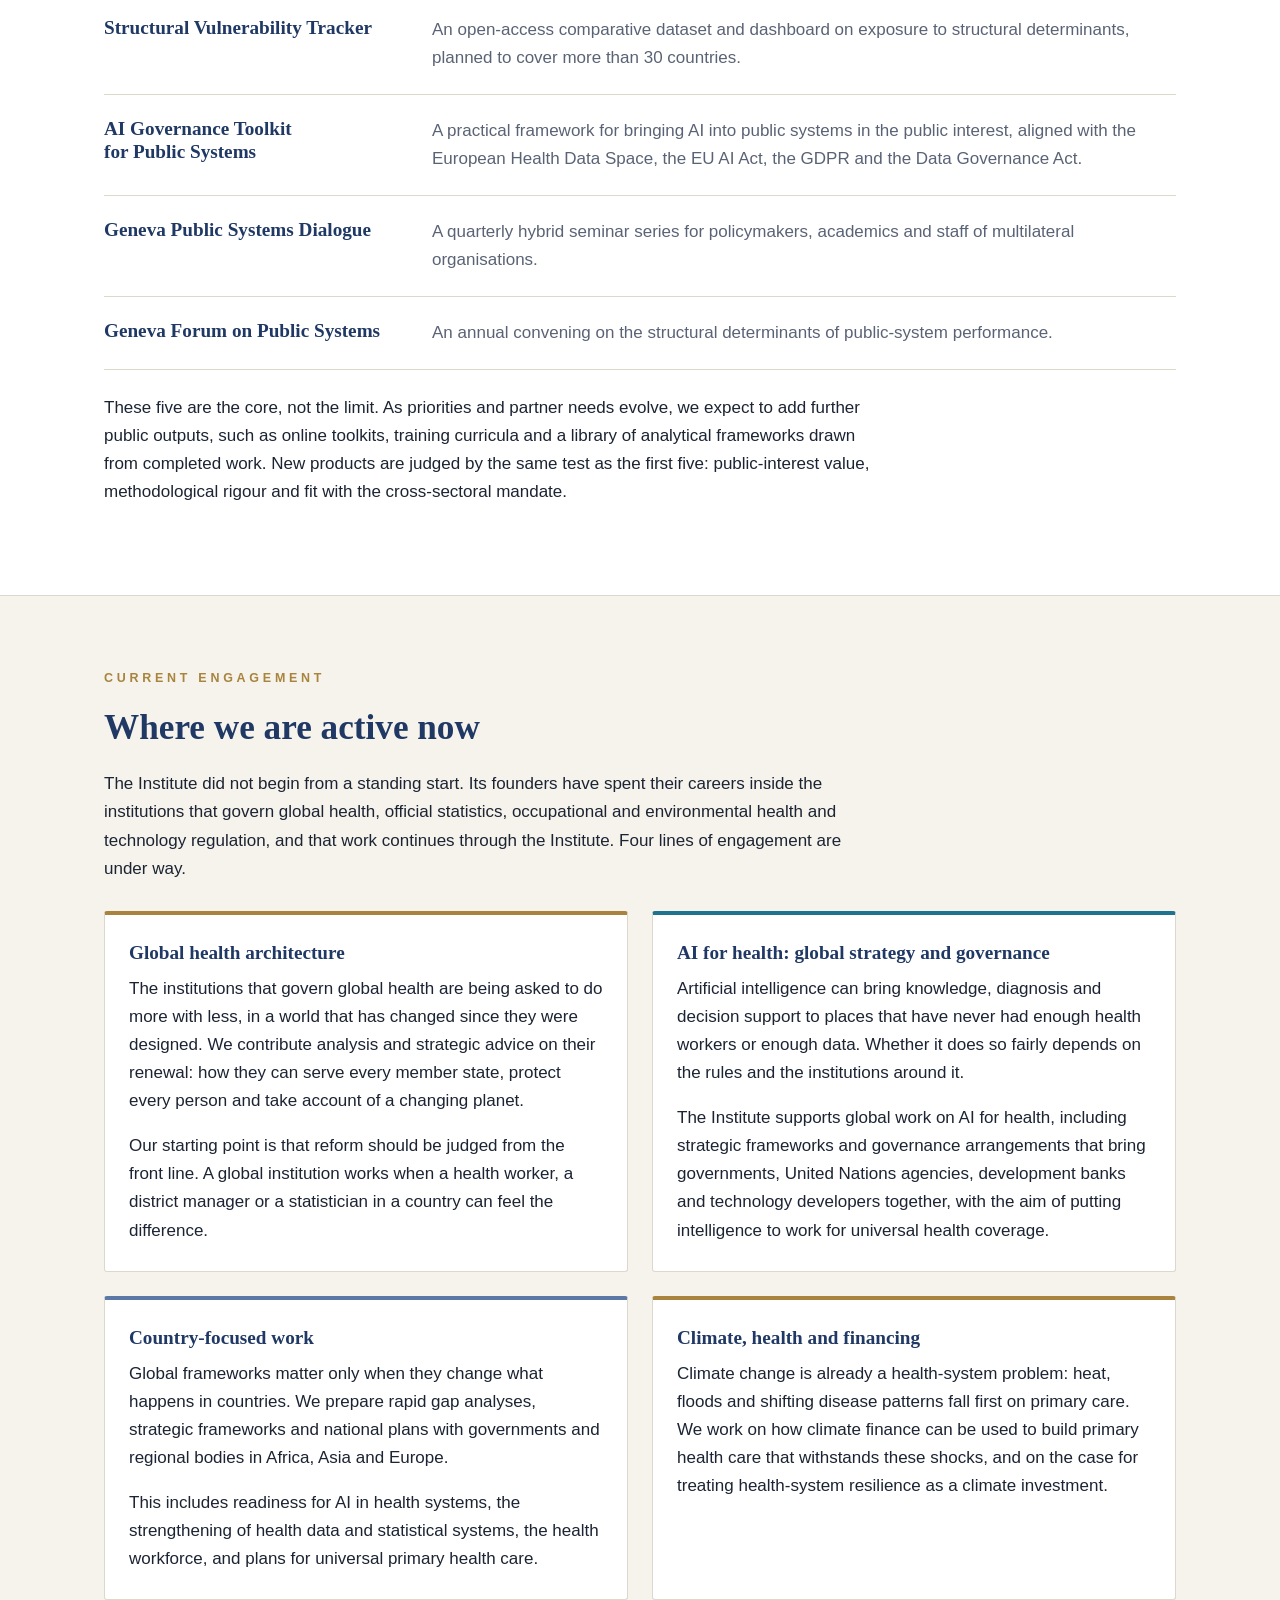
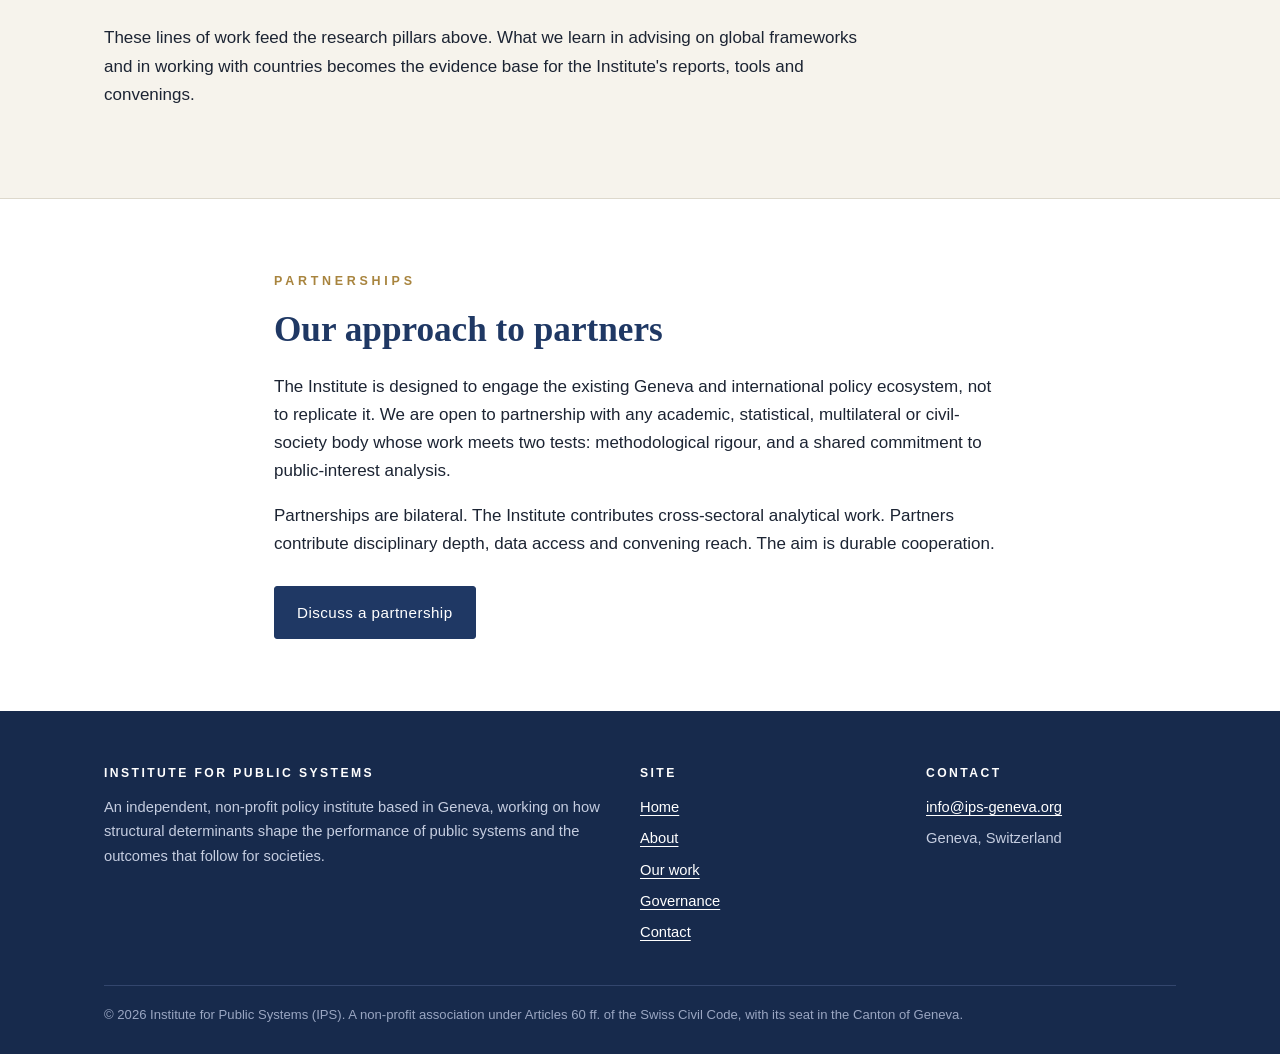
<file: work.html>
<!doctype html>
<html lang="en">
<head>
<meta charset="utf-8">
<meta name="viewport" content="width=device-width, initial-scale=1">
<title>Our work · Institute for Public Systems</title>
<meta name="description" content="The research agenda, conceptual framework, signature products and current engagement of the Institute for Public Systems.">
<meta property="og:title" content="Our work · Institute for Public Systems">
<meta property="og:description" content="The research agenda, conceptual framework, signature products and current engagement of the Institute for Public Systems.">
<meta property="og:type" content="website">
<meta property="og:url" content="https://www.ips-geneva.org/work.html">
<link rel="canonical" href="https://www.ips-geneva.org/work.html">
<link rel="icon" href="assets/favicon.svg" type="image/svg+xml">
<link rel="stylesheet" href="assets/style.css">
</head>
<body>
<a class="skip" href="#main">Skip to content</a>
<header class="site"><div class="wrap bar">
<a class="brand" href="index.html" aria-label="Institute for Public Systems, home"><svg viewBox="0 0 100 100" aria-hidden="true"><circle cx="50" cy="50" r="47" fill="none" stroke="#8f9bb8" stroke-width="1.2"/><path d="M50 20 L23.5 66 L76.5 66 Z" fill="none" stroke="#8f9bb8" stroke-width="1.2"/><path d="M50 50 L50 20 M50 50 L23.5 66 M50 50 L76.5 66" stroke="#ffffff" stroke-width="2"/><circle cx="50" cy="20" r="5.2" fill="#ffffff" stroke="#ffffff" stroke-width="3"/><circle cx="23.5" cy="66" r="5.2" fill="#ffffff" stroke="#ffffff" stroke-width="3"/><circle cx="76.5" cy="66" r="5.2" fill="#ffffff" stroke="#ffffff" stroke-width="3"/><circle cx="50" cy="50" r="7.5" fill="#c9a45c"/></svg><div><b>Institute for Public Systems</b><span>Geneva · Est. 2026</span></div></a>
<button class="menu-btn" aria-expanded="false" aria-controls="nav" onclick="var n=document.getElementById('nav');var o=n.classList.toggle('open');this.setAttribute('aria-expanded',o)">Menu</button>
<nav class="main" id="nav" aria-label="Main"><ul><li><a href="index.html">Home</a></li><li><a href="about.html">About</a></li><li><a href="work.html" aria-current="page">Our work</a></li><li><a href="governance.html">Governance</a></li><li><a href="contact.html">Contact</a></li></ul></nav>
</div></header>
<main id="main">
<div class="page-head"><div class="wrap"><p class="eyebrow">Our work</p><h1>One agenda, three pillars</h1><p class="lede">The Institute's research addresses the structural drivers of inequality and public-system performance through interdisciplinary policy analysis.</p></div></div>

<section><div class="wrap">
<div class="narrow"><h2>The framework</h2>
<p>Our analysis follows a three-layer model. Structural determinants enter, public systems mediate, societal outcomes result. The Institute works on the interactions among all three.</p></div>
<figure style="margin:30px 0"><img src="assets/fig-framework.png" alt="Diagram showing structural determinants on the left passing through public systems and the three research pillars to societal outcomes on the right" width="1300" height="878"><figcaption>Structural determinants (Layer 1) pass through the institutional architecture of public systems (Layer 2) to produce societal outcomes (Layer 3).</figcaption></figure>
<div class="tablewrap"><table>
<tr><th>Layer</th><th>What it covers</th></tr>
<tr><td><strong>1. Structural determinants</strong></td><td>Income and labour market, education, housing and the built environment, environmental exposure, migration and mobility, digital inclusion.</td></tr>
<tr><td><strong>2. Public-system mediation</strong></td><td>Health, social-protection, education, statistical and regulatory systems, and multilateral coordination.</td></tr>
<tr><td><strong>3. Societal outcomes</strong></td><td>Population health and health equity, economic resilience and mobility, social cohesion and trust, institutional stability.</td></tr>
</table></div>
<p class="narrow" style="margin-top:22px">The aim is not to add to the literature on any single layer. It is to develop the frameworks, comparative analyses and policy tools that allow governments and institutions to understand the interactions and act on them.</p>
</div></section>

<section class="alt"><div class="wrap">
<p class="eyebrow">Research pillars</p><h2>Priority questions</h2>
<div class="grid g3" style="margin-top:26px">
<div class="card"><div class="num">Pillar 1</div><h3>Structural determinants and population outcomes</h3><ul class="ticks">
<li>How income distribution and labour-market participation translate into health and educational outcomes through demographic transition.</li>
<li>How housing quality and environmental exposure mediate inequalities in population health.</li>
<li>How mobility, whether internal, cross-border or refugee, reshapes the landscape of structural determinants.</li>
<li>How digital inclusion conditions access to public services across age groups and geographies.</li></ul></div>
<div class="card p2"><div class="num">Pillar 2</div><h3>Public systems governance</h3><ul class="ticks">
<li>How statistical and registry infrastructure conditions evidence-based policymaking.</li>
<li>How health, social-protection and education systems interact under demographic and fiscal pressure.</li>
<li>How multilateral coordination supports, or fails to support, countries' own analytical capability.</li>
<li>How regulatory frameworks for data, AI and the environment shape public-system performance.</li></ul></div>
<div class="card p3"><div class="num">Pillar 3</div><h3>Data, technology and public decision-making</h3><ul class="ticks">
<li>How the European Health Data Space, the EU AI Act, the GDPR and the Data Governance Act interact in practice.</li>
<li>Privacy-preserving methods for linking public and privately held datasets in the public interest.</li>
<li>Ethical standards for the use of AI in public-service delivery.</li>
<li>Ensuring AI-enabled analytical platforms strengthen public-sector analytical capability and do not displace it.</li></ul></div>
</div>
<div class="note"><p><strong>Cross-pillar work is the Institute's defining contribution.</strong> A programme on refugee health and structural determinants in European public systems brings together Pillars 1 and 2. A programme on privacy-preserving AI integration in public-health systems brings together Pillars 2 and 3. A programme on structural vulnerability and resilience indicators spans all three.</p></div>
</div></section>

<section><div class="wrap">
<p class="eyebrow">Outputs</p><h2>Signature products</h2>
<p class="narrow">Five products anchor the Institute's public identity. Each stands alone and also forms part of a recurring cycle of publication and convening.</p>
<div class="products"><div class="product"><h3>Flagship report</h3><p>Refugee health and structural determinants in European public systems. The first report serves as the empirical proof of concept, anchored in data from Poland.</p></div><div class="product"><h3>Structural Vulnerability Tracker</h3><p>An open-access comparative dataset and dashboard on exposure to structural determinants, planned to cover more than 30 countries.</p></div><div class="product"><h3>AI Governance Toolkit for Public Systems</h3><p>A practical framework for bringing AI into public systems in the public interest, aligned with the European Health Data Space, the EU AI Act, the GDPR and the Data Governance Act.</p></div><div class="product"><h3>Geneva Public Systems Dialogue</h3><p>A quarterly hybrid seminar series for policymakers, academics and staff of multilateral organisations.</p></div><div class="product"><h3>Geneva Forum on Public Systems</h3><p>An annual convening on the structural determinants of public-system performance.</p></div></div>
<p class="narrow" style="margin-top:24px">These five are the core, not the limit. As priorities and partner needs evolve, we expect to add further public outputs, such as online toolkits, training curricula and a library of analytical frameworks drawn from completed work. New products are judged by the same test as the first five: public-interest value, methodological rigour and fit with the cross-sectoral mandate.</p>
</div></section>

<section class="alt" id="engagement"><div class="wrap">
<div class="narrow">
<p class="eyebrow">Current engagement</p><h2>Where we are active now</h2>
<p>The Institute did not begin from a standing start. Its founders have spent their careers inside the institutions that govern global health, official statistics, occupational and environmental health and technology regulation, and that work continues through the Institute. Four lines of engagement are under way.</p>
</div>
<div class="grid g2" style="margin-top:28px">
<div class="card"><h3>Global health architecture</h3>
<p>The institutions that govern global health are being asked to do more with less, in a world that has changed since they were designed. We contribute analysis and strategic advice on their renewal: how they can serve every member state, protect every person and take account of a changing planet.</p>
<p>Our starting point is that reform should be judged from the front line. A global institution works when a health worker, a district manager or a statistician in a country can feel the difference.</p></div>
<div class="card p3"><h3>AI for health: global strategy and governance</h3>
<p>Artificial intelligence can bring knowledge, diagnosis and decision support to places that have never had enough health workers or enough data. Whether it does so fairly depends on the rules and the institutions around it.</p>
<p>The Institute supports global work on AI for health, including strategic frameworks and governance arrangements that bring governments, United Nations agencies, development banks and technology developers together, with the aim of putting intelligence to work for universal health coverage.</p></div>
<div class="card p2"><h3>Country-focused work</h3>
<p>Global frameworks matter only when they change what happens in countries. We prepare rapid gap analyses, strategic frameworks and national plans with governments and regional bodies in Africa, Asia and Europe.</p>
<p>This includes readiness for AI in health systems, the strengthening of health data and statistical systems, the health workforce, and plans for universal primary health care.</p></div>
<div class="card"><h3>Climate, health and financing</h3>
<p>Climate change is already a health-system problem: heat, floods and shifting disease patterns fall first on primary care. We work on how climate finance can be used to build primary health care that withstands these shocks, and on the case for treating health-system resilience as a climate investment.</p></div>
</div>
<p class="narrow" style="margin-top:24px">These lines of work feed the research pillars above. What we learn in advising on global frameworks and in working with countries becomes the evidence base for the Institute's reports, tools and convenings.</p>
</div></section>

<section><div class="wrap narrow">
<p class="eyebrow">Partnerships</p><h2>Our approach to partners</h2>
<p>The Institute is designed to engage the existing Geneva and international policy ecosystem, not to replicate it. We are open to partnership with any academic, statistical, multilateral or civil-society body whose work meets two tests: methodological rigour, and a shared commitment to public-interest analysis.</p>
<p>Partnerships are bilateral. The Institute contributes cross-sectoral analytical work. Partners contribute disciplinary depth, data access and convening reach. The aim is durable cooperation.</p>
<div class="btns"><a class="btn" href="contact.html">Discuss a partnership</a></div>
</div></section>
</main>
<footer class="site"><div class="wrap">
<div class="fcols">
<div><h4>Institute for Public Systems</h4><p>An independent, non-profit policy institute based in Geneva, working on how structural determinants shape the performance of public systems and the outcomes that follow for societies.</p></div>
<div><h4>Site</h4><ul><li><a href="index.html">Home</a></li><li><a href="about.html">About</a></li><li><a href="work.html">Our work</a></li><li><a href="governance.html">Governance</a></li><li><a href="contact.html">Contact</a></li></ul></div>
<div><h4>Contact</h4><ul><li><a href="mailto:info@ips-geneva.org">info@ips-geneva.org</a></li><li>Geneva, Switzerland</li></ul></div>
</div>
<div class="legal">© 2026 Institute for Public Systems (IPS). A non-profit association under Articles 60 ff. of the Swiss Civil Code, with its seat in the Canton of Geneva.</div>
</div></footer>
</body>
</html>
</file>
<file: assets/style.css>
:root{--navy:#1f3864;--navy-d:#172a4c;--gold:#a8843e;--gold-l:#c9a45c;--cream:#f6f3ec;--ink:#1c2433;--muted:#5a6375;--line:#ddd8cc;--white:#fff;--blue-l:#e8eef8}
*{box-sizing:border-box}html{scroll-behavior:smooth}
body{margin:0;font-family:"Helvetica Neue",Helvetica,Arial,sans-serif;color:var(--ink);background:var(--white);line-height:1.65;font-size:17px;-webkit-font-smoothing:antialiased}
img{max-width:100%;height:auto;display:block}
a{color:var(--navy);text-underline-offset:3px}a:hover{color:var(--gold)}
h1,h2,h3{font-family:Georgia,"Times New Roman",serif;color:var(--navy);line-height:1.2;margin:0 0 .6em;font-weight:700;text-wrap:balance}
h1{font-size:clamp(2.1rem,5vw,3.4rem)}h2{font-size:clamp(1.6rem,3.2vw,2.2rem)}h3{font-size:1.2rem}
p{margin:0 0 1em}
.wrap{max-width:1120px;margin:0 auto;padding:0 24px}
.narrow{max-width:780px}
.skip{position:absolute;left:-999px}.skip:focus{left:12px;top:12px;background:#fff;padding:8px 12px;z-index:99}
header.site{background:var(--navy);border-bottom:4px solid var(--gold);position:sticky;top:0;z-index:20}
.bar{display:flex;align-items:center;justify-content:space-between;gap:16px;min-height:76px}
.brand{display:flex;align-items:center;gap:14px;text-decoration:none;color:#fff}
.brand svg{width:48px;height:48px;flex:none}
.brand b{display:block;font-size:1.02rem;letter-spacing:.13em;text-transform:uppercase;line-height:1.2}
.brand span{display:block;font-size:.68rem;letter-spacing:.32em;text-transform:uppercase;color:var(--gold-l);margin-top:3px}
nav.main ul{display:flex;gap:4px;list-style:none;margin:0;padding:0}
nav.main a{display:block;padding:10px 14px;color:#e6eaf3;text-decoration:none;font-size:.93rem;letter-spacing:.03em;border-bottom:2px solid transparent}
nav.main a:hover,nav.main a[aria-current=page]{color:#fff;border-bottom-color:var(--gold-l)}
.menu-btn{display:none;background:none;border:1px solid #6b7aa0;color:#fff;padding:8px 12px;border-radius:4px;font-size:.9rem;cursor:pointer}
.hero{background:var(--cream);border-bottom:1px solid var(--line);padding:84px 0 76px;position:relative;overflow:hidden}
.hero .net{position:absolute;right:-40px;top:0;height:100%;width:52%;opacity:.9;pointer-events:none}
.hero .wrap{position:relative}
.eyebrow{font-size:.78rem;letter-spacing:.3em;text-transform:uppercase;color:var(--gold);margin:0 0 18px;font-weight:600}
.hero h1{max-width:15em}
.hero .lede{font-size:1.2rem;color:var(--muted);max-width:36em;border-top:3px solid var(--gold);padding-top:22px;margin-top:26px}
.page-head{background:var(--cream);border-bottom:1px solid var(--line);padding:60px 0 46px}
.page-head p.lede{font-size:1.15rem;color:var(--muted);max-width:40em;margin:0}
.btns{display:flex;flex-wrap:wrap;gap:12px;margin-top:28px}
.btn{display:inline-block;padding:13px 22px;background:var(--navy);color:#fff;text-decoration:none;font-size:.95rem;letter-spacing:.03em;border:1px solid var(--navy);border-radius:3px}
.btn:hover{background:var(--navy-d);color:#fff}
.btn.ghost{background:transparent;color:var(--navy)}.btn.ghost:hover{background:var(--navy);color:#fff}
.btn.gold{background:var(--gold-l);border-color:var(--gold-l);color:var(--navy-d)}.btn.gold:hover{background:#fff;color:var(--navy-d)}
section{padding:72px 0}
section.alt{background:var(--cream);border-top:1px solid var(--line);border-bottom:1px solid var(--line)}
section.dark{background:var(--navy);color:#e6eaf3}
section.dark h2,section.dark h3{color:#fff}section.dark .eyebrow{color:var(--gold-l)}section.dark a{color:#fff}
.grid{display:grid;gap:24px}.g3{grid-template-columns:repeat(3,1fr)}.g2{grid-template-columns:repeat(2,1fr)}
.split{display:grid;grid-template-columns:1fr 1fr;gap:48px;align-items:center}
.card{background:#fff;border:1px solid var(--line);border-top:4px solid var(--gold);padding:26px 24px;border-radius:3px}
.card .num{font-size:.75rem;letter-spacing:.25em;text-transform:uppercase;color:var(--gold);font-weight:600;margin-bottom:10px}
.card p:last-child,.card ul:last-child{margin-bottom:0}
.card.p2{border-top-color:#5b78a6}.card.p3{border-top-color:#1f7391}
.note{background:var(--blue-l);border-left:4px solid var(--navy);padding:20px 24px;margin:28px 0;border-radius:0 3px 3px 0}
.note p:last-child{margin:0}
figure{margin:0}figure img{border:1px solid var(--line);background:#fff;border-radius:3px}
figcaption{font-size:.88rem;color:var(--muted);margin-top:10px}
ul.clean{list-style:none;padding:0;margin:0}
ul.clean li{padding:14px 0;border-bottom:1px solid var(--line)}ul.clean li:last-child{border-bottom:0}
ul.ticks{padding-left:1.1em}ul.ticks li{margin-bottom:.5em}
.products{display:grid;gap:0;border-top:1px solid var(--line)}
.product{display:grid;grid-template-columns:minmax(200px,300px) 1fr;gap:28px;padding:22px 0;border-bottom:1px solid var(--line)}
.product h3{margin:0}.product p{margin:0;color:var(--muted)}
.people{display:grid;gap:22px;grid-template-columns:repeat(2,1fr)}
.person{background:#fff;border:1px solid var(--line);padding:24px;border-radius:3px;border-left:4px solid var(--navy)}
.person h3{margin-bottom:4px}.person .role{color:var(--gold);font-size:.86rem;letter-spacing:.04em;font-weight:600;margin-bottom:12px}
.person p:last-child{margin:0;color:var(--muted);font-size:.97rem}
details{border-bottom:1px solid var(--line);padding:16px 0}
summary{cursor:pointer;font-family:Georgia,serif;font-weight:700;color:var(--navy);font-size:1.08rem}
details p{margin:12px 0 0;color:var(--muted)}
.facts{display:grid;grid-template-columns:repeat(4,1fr);gap:20px}
.fact{border-top:2px solid var(--gold-l);padding-top:14px}
.fact b{display:block;font-family:Georgia,serif;font-size:1.25rem;color:#fff;margin-bottom:4px}
.fact span{font-size:.92rem;color:#c5cde0}
table{width:100%;border-collapse:collapse;font-size:.96rem}
th,td{text-align:left;padding:12px 14px;border-bottom:1px solid var(--line);vertical-align:top}
th{font-size:.76rem;letter-spacing:.14em;text-transform:uppercase;color:var(--gold)}
.tablewrap{overflow-x:auto}
footer.site{background:var(--navy-d);color:#c5cde0;padding:52px 0 28px;font-size:.92rem}
footer.site a{color:#fff}
.fcols{display:grid;grid-template-columns:2fr 1fr 1fr;gap:36px}
footer.site h4{color:#fff;font-size:.76rem;letter-spacing:.2em;text-transform:uppercase;margin:0 0 12px}
footer.site ul{list-style:none;margin:0;padding:0}footer.site li{margin-bottom:7px}
.legal{border-top:1px solid #33466d;margin-top:34px;padding-top:18px;font-size:.82rem;color:#9aa6c2}
@media(max-width:860px){
 .g3,.g2,.split,.people,.fcols{grid-template-columns:1fr}.facts{grid-template-columns:1fr 1fr}
 .product{grid-template-columns:1fr;gap:6px}
 .menu-btn{display:block}
 nav.main{display:none;position:absolute;left:0;right:0;top:100%;background:var(--navy);border-bottom:4px solid var(--gold);padding:8px 16px 16px}
 nav.main.open{display:block}nav.main ul{flex-direction:column}
 header.site{position:relative}
 .hero{padding:56px 0}.hero .net{display:none}section{padding:52px 0}
 .brand b{font-size:.84rem;letter-spacing:.09em}.brand span{letter-spacing:.2em}
}
</file>
